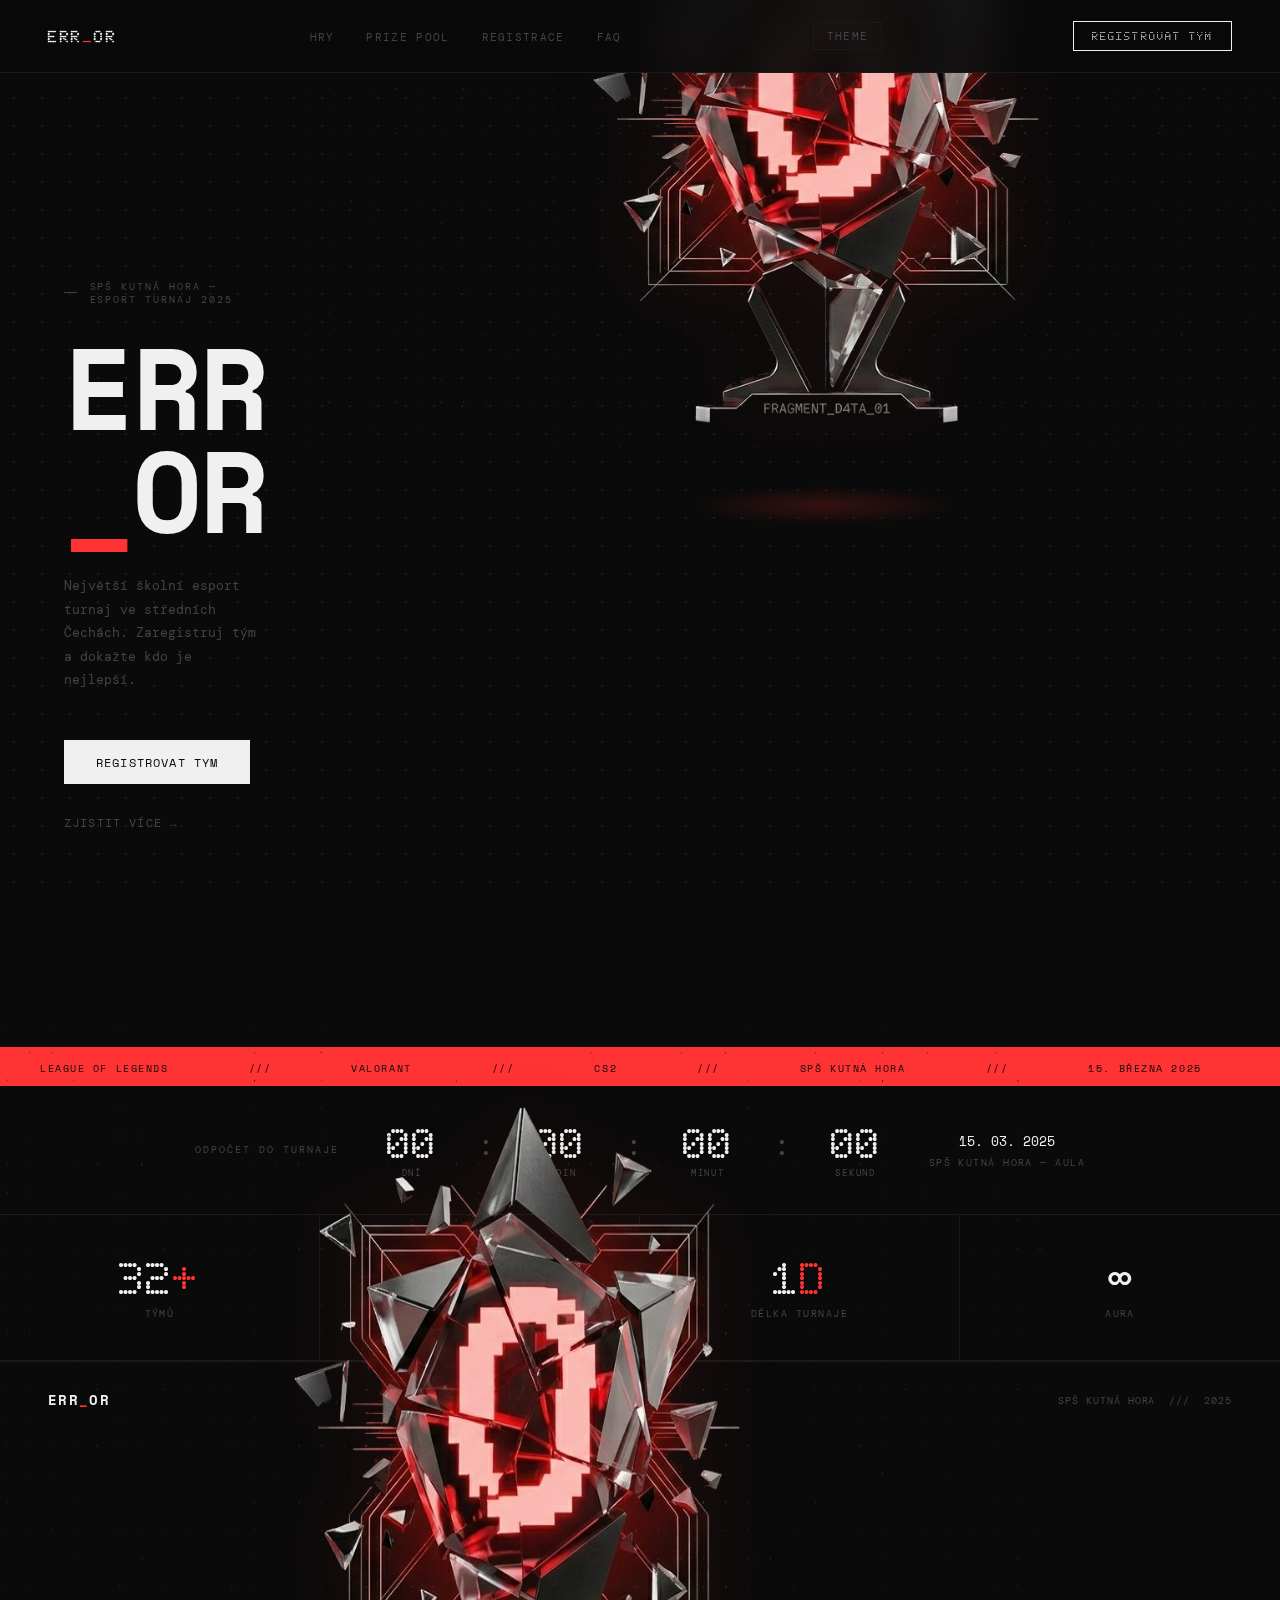
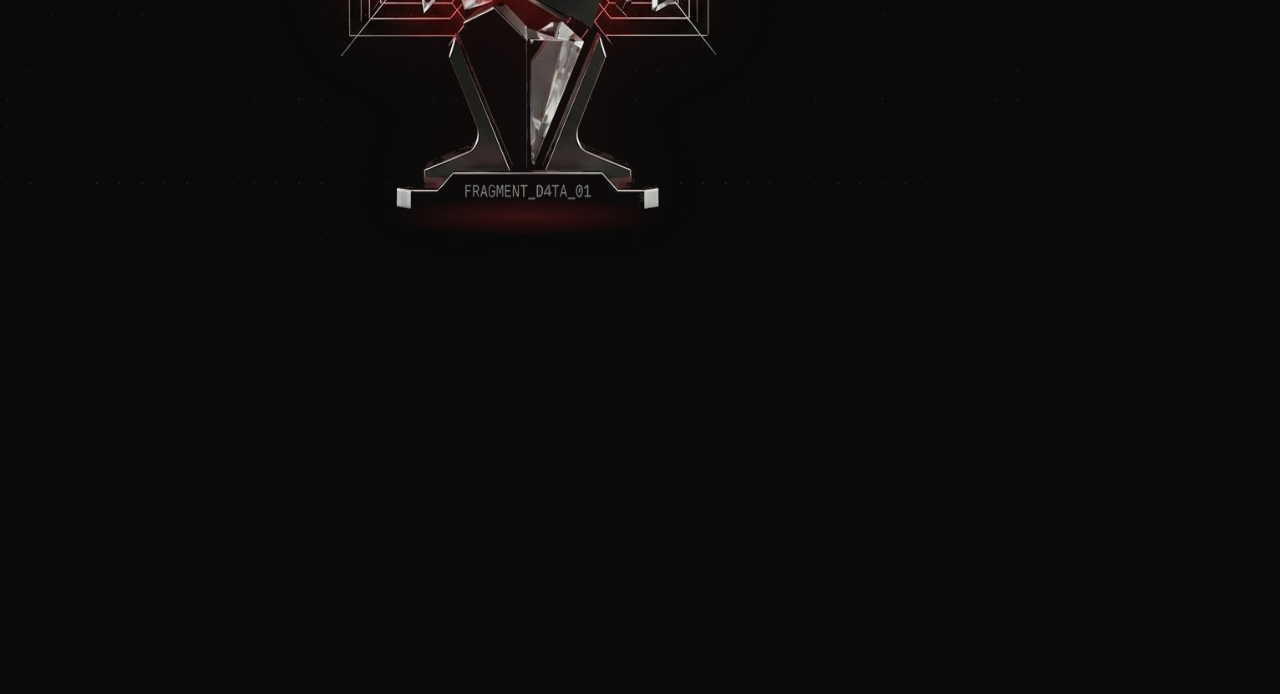
<file: index.html>
<!DOCTYPE html>
<html lang="cs">
<head>
  <meta charset="UTF-8"/>
  <meta name="viewport" content="width=device-width, initial-scale=1.0"/>
  <title>ERR_OR — Esport Turnaj SPŠ Kutná Hora</title>
  <link href="https://fonts.googleapis.com/css2?family=Space+Mono:wght@400;700&family=DM+Mono:wght@300;400;500&display=swap" rel="stylesheet"/>
  <link rel="stylesheet" href="style.css"/>
  <link rel="stylesheet" href="theme.css"/>
  <script src="theme.js"></script>
</head>
<body>
<div class="cursor" id="cursor"></div>
<div class="cursor-ring" id="cursorRing"></div>

<nav>
  <a href="index.html" class="nav-logo">ERR<span>_</span>OR</a>
  <ul class="nav-links">
    <li><a href="hry.html">Hry</a></li>
    <li><a href="prize.html">Prize Pool</a></li>
    <li><a href="registrace.html">Registrace</a></li>
    <li><a href="faq.html">FAQ</a></li>
  </ul>
  <button class="theme-trigger" id="themeTrigger" aria-label="Změnit téma">THEME</button>
  <a href="registrace.html" class="nav-cta">REGISTROVAT TYM</a>
</nav>

<section class="hero">
  <div class="hero-left">
    <div class="hero-tag">SPŠ Kutná Hora — Esport Turnaj 2025</div>
    <h1 class="hero-title glitch" data-text="ERR_OR">ERR<br><span class="dash">_</span>OR</h1>
    <p class="hero-sub">Největší školní esport turnaj ve středních Čechách. Zaregistruj tým a dokažte kdo je nejlepší.</p>
    <div class="hero-actions">
      <a href="registrace.html" class="btn-primary">REGISTROVAT TYM</a>
      <a href="hry.html" class="btn-ghost">Zjistit více</a>
    </div>
  </div>
  <div class="hero-right">
    <div class="trophy-wrap glitch" data-text="">
      <div class="trophy-glow"></div>
      <img src="trophy.png" class="trophy-svg-main" alt="Trophy" style="width:100%;height:100%;object-fit:contain;display:block;"/>
    </div>
  </div>
</section>

<div class="ticker">
  <div class="ticker-inner">
    <span>League of Legends</span><span>///</span><span>Valorant</span><span>///</span><span>CS2</span><span>///</span><span>SPŠ Kutná Hora</span><span>///</span><span>15. března 2025</span><span>///</span><span>Aula SPŠ</span><span>///</span>
    <span>League of Legends</span><span>///</span><span>Valorant</span><span>///</span><span>CS2</span><span>///</span><span>SPŠ Kutná Hora</span><span>///</span><span>15. března 2025</span><span>///</span><span>Aula SPŠ</span><span>///</span>
  </div>
</div>

<div class="countdown-bar">
  <div class="cd-label">Odpočet do turnaje</div>
  <div class="cd-units">
    <div class="cd-unit"><span class="cd-num" id="cd-d">00</span><span class="cd-unit-label">Dní</span></div>
    <div class="cd-sep">:</div>
    <div class="cd-unit"><span class="cd-num" id="cd-h">00</span><span class="cd-unit-label">Hodin</span></div>
    <div class="cd-sep">:</div>
    <div class="cd-unit"><span class="cd-num" id="cd-m">00</span><span class="cd-unit-label">Minut</span></div>
    <div class="cd-sep">:</div>
    <div class="cd-unit"><span class="cd-num" id="cd-s">00</span><span class="cd-unit-label">Sekund</span></div>
  </div>
  <div class="cd-event">
    <div class="cd-date">15. 03. 2025</div>
    <div class="cd-place">SPŠ Kutná Hora — Aula</div>
  </div>
</div>

<div class="stats-row">
  <div class="stat-item"><div class="stat-num">32<span>+</span></div><div class="stat-label">Týmů</div></div>
  <div class="stat-item"><div class="stat-num">3</div><div class="stat-label">Hry</div></div>
  <div class="stat-item"><div class="stat-num">1<span>D</span></div><div class="stat-label">Délka turnaje</div></div>
  <div class="stat-item"><div class="stat-num">∞</div><div class="stat-label">Aura</div></div>
</div>

<footer>
  <div class="footer-logo">ERR<span>_</span>OR</div>
  <div class="footer-info">SPŠ Kutná Hora &nbsp;///&nbsp; 2025</div>
</footer>
<script src="script.js"></script>

<!-- THEME PANEL OVERLAY -->
<div class="theme-panel-overlay" id="themeOverlay"></div>
<div class="theme-panel" id="themePanel">
  <div class="theme-panel-inner">
    <div class="theme-panel-label">Barevné schéma</div>
    <div class="theme-options">
      <button class="theme-option" data-theme="dark" onclick="setTheme('dark')">
        <div class="tp-preview tp-dark">
          <div class="tp-nav"><span class="tp-logo">ERR<em>_</em>OR</span></div>
          <div class="tp-hero"><div class="tp-title">ERR<em>_</em>OR</div><div class="tp-sub">SPŠ Kutná Hora — Esport Turnaj 2025</div><div class="tp-btn">REGISTROVAT TÝM</div></div>
        </div>
        <div class="tp-meta"><span class="tp-name">DARK</span><span class="tp-tag">Default</span></div>
      </button>
      <button class="theme-option" data-theme="light" onclick="setTheme('light')">
        <div class="tp-preview tp-light">
          <div class="tp-nav"><span class="tp-logo">ERR<em>_</em>OR</span></div>
          <div class="tp-hero"><div class="tp-title">ERR<em>_</em>OR</div><div class="tp-sub">SPŠ Kutná Hora — Esport Turnaj 2025</div><div class="tp-btn">REGISTROVAT TÝM</div></div>
        </div>
        <div class="tp-meta"><span class="tp-name">LIGHT</span><span class="tp-tag">Alternativa</span></div>
      </button>
      <button class="theme-option" data-theme="sps" onclick="setTheme('sps')">
        <div class="tp-preview tp-sps">
          <div class="tp-nav"><span class="tp-logo">ERR<em>_</em>OR</span></div>
          <div class="tp-hero"><div class="tp-title">ERR<em>_</em>OR</div><div class="tp-sub">SPŠ Kutná Hora — Esport Turnaj 2025</div><div class="tp-btn">REGISTROVAT TÝM</div></div>
        </div>
        <div class="tp-meta"><span class="tp-name">SPŠ KH</span><span class="tp-tag">Signature</span></div>
      </button>
    </div>
    <div class="tp-hint">ESC nebo klik mimo pro zavření</div>
  </div>
</div>
</body>
</html><div class="trophy-wrap glitch" data-text="">
      <div class="trophy-glow"></div>
      <img src="trophy.png" class="trophy-svg-main" alt="Trophy"/>
    </div>
</file>
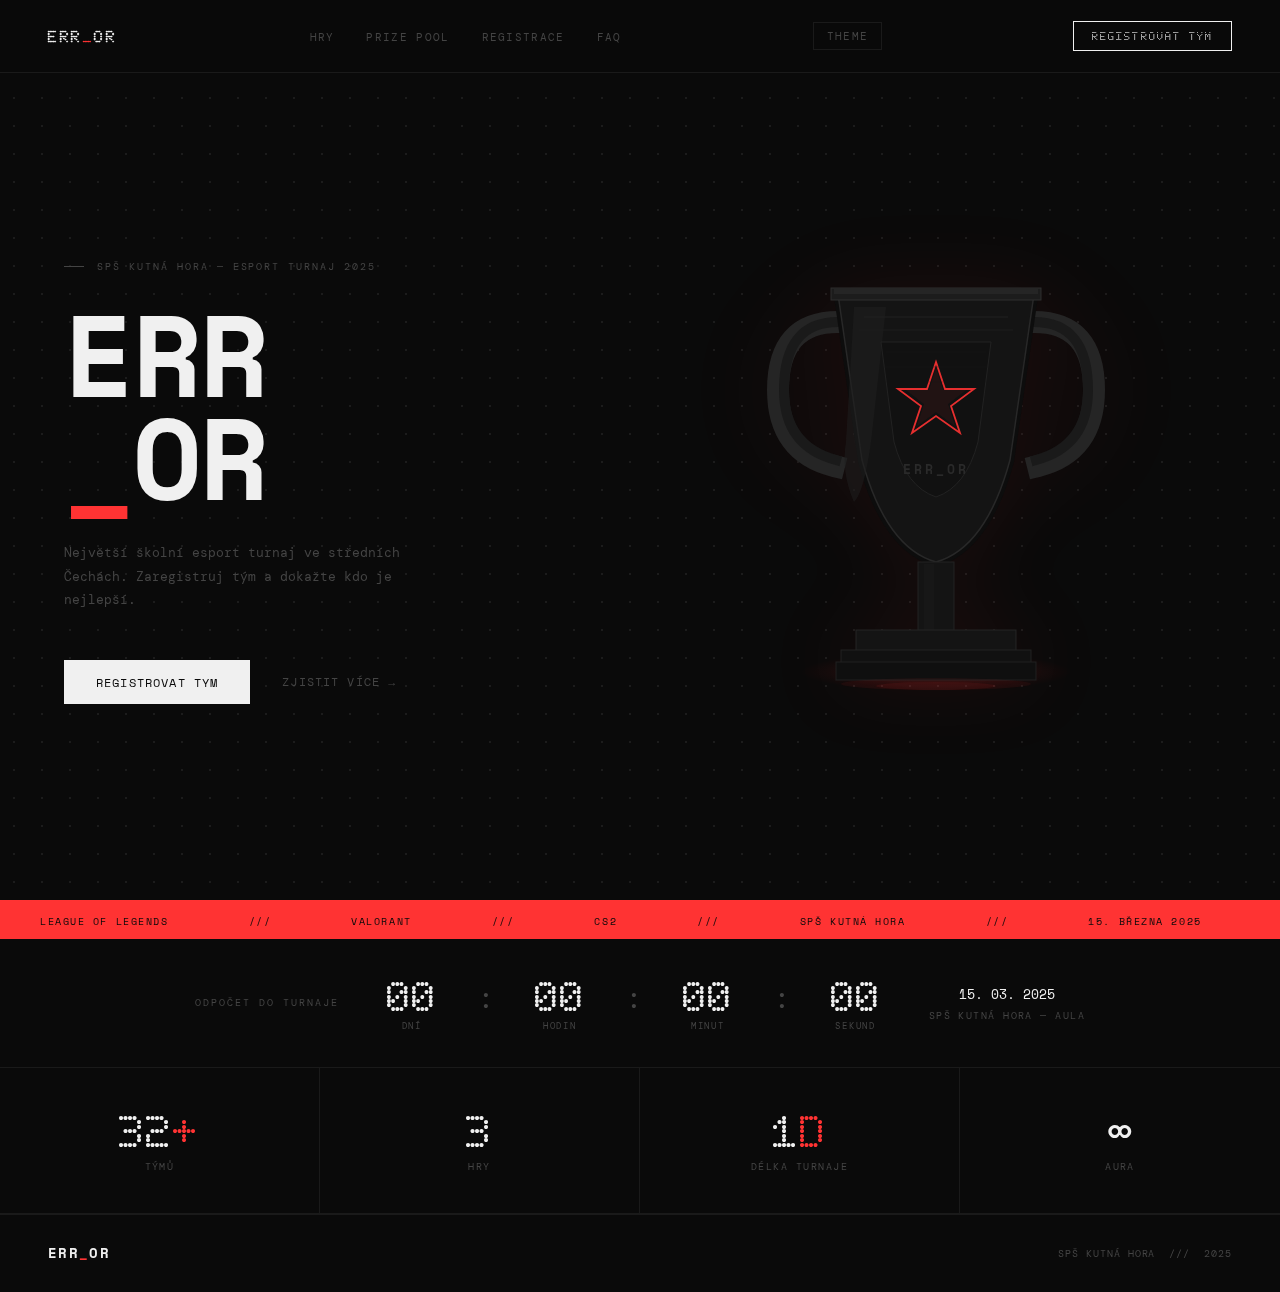
<file: ERR_OR/index.html>
<!DOCTYPE html>
<html lang="cs">
<head>
  <meta charset="UTF-8"/>
  <meta name="viewport" content="width=device-width, initial-scale=1.0"/>
  <title>ERR_OR — Esport Turnaj SPŠ Kutná Hora</title>
  <link href="https://fonts.googleapis.com/css2?family=Space+Mono:wght@400;700&family=DM+Mono:wght@300;400;500&display=swap" rel="stylesheet"/>
  <link rel="stylesheet" href="style.css"/>
  <link rel="stylesheet" href="theme.css"/>
  <script src="theme.js"></script>
</head>
<body>
<div class="cursor" id="cursor"></div>
<div class="cursor-ring" id="cursorRing"></div>

<nav>
  <a href="index.html" class="nav-logo">ERR<span>_</span>OR</a>
  <ul class="nav-links">
    <li><a href="hry.html">Hry</a></li>
    <li><a href="prize.html">Prize Pool</a></li>
    <li><a href="registrace.html">Registrace</a></li>
    <li><a href="faq.html">FAQ</a></li>
  </ul>
  <button class="theme-trigger" id="themeTrigger" aria-label="Změnit téma">THEME</button>
  <a href="registrace.html" class="nav-cta">REGISTROVAT TYM</a>
</nav>

<section class="hero">
  <div class="hero-left">
    <div class="hero-tag">SPŠ Kutná Hora — Esport Turnaj 2025</div>
    <h1 class="hero-title glitch" data-text="ERR_OR">ERR<br><span class="dash">_</span>OR</h1>
    <p class="hero-sub">Největší školní esport turnaj ve středních Čechách. Zaregistruj tým a dokažte kdo je nejlepší.</p>
    <div class="hero-actions">
      <a href="registrace.html" class="btn-primary">REGISTROVAT TYM</a>
      <a href="hry.html" class="btn-ghost">Zjistit více</a>
    </div>
  </div>
  <div class="hero-right">
    <div class="trophy-wrap glitch" data-text="">
      <div class="trophy-glow"></div>
      <svg class="trophy-svg-main" viewBox="0 0 420 480" fill="none" xmlns="http://www.w3.org/2000/svg">
        <path d="M112 80 Q52 80 52 148 Q52 210 108 224" stroke="#252525" stroke-width="22" stroke-linecap="square" fill="none"/>
        <path d="M308 80 Q368 80 368 148 Q368 210 312 224" stroke="#252525" stroke-width="22" stroke-linecap="square" fill="none"/>
        <path d="M112 80 Q58 80 58 148 Q58 204 110 218" stroke="#1a1a1a" stroke-width="10" stroke-linecap="square" fill="none"/>
        <path d="M308 80 Q362 80 362 148 Q362 204 310 218" stroke="#1a1a1a" stroke-width="10" stroke-linecap="square" fill="none"/>
        <path d="M108 55 L312 55 L288 220 Q264 310 210 325 Q156 310 132 220 Z" fill="#0d0d0d"/>
        <path d="M112 52 L308 52 L284 218 Q260 306 210 320 Q160 306 136 218 Z" fill="#141414" stroke="#282828" stroke-width="1.5"/>
        <path d="M128 65 L160 65 L145 200 Q138 250 128 260 Q115 230 120 200 Z" fill="#1e1e1e" opacity="0.6"/>
        <path d="M155 100 L265 100 L252 200 Q240 245 210 255 Q180 245 168 200 Z" fill="#111" stroke="#222" stroke-width="1"/>
        <polygon points="210,120 219,147 248,147 225,164 234,191 210,174 186,191 195,164 172,147 201,147" fill="none" stroke="#ff3333" stroke-width="1.8" opacity="0.9"/>
        <polygon points="210,126 217,148 240,148 222,162 229,184 210,170 191,184 198,162 180,148 203,148" fill="#ff3333" opacity="0.07"/>
        <text x="210" y="232" font-family="Space Mono, monospace" font-size="13" font-weight="700" fill="#2a2a2a" text-anchor="middle" letter-spacing="3">ERR_OR</text>
        <line x1="138" y1="75" x2="282" y2="75" stroke="#202020" stroke-width="1"/>
        <line x1="133" y1="88" x2="287" y2="88" stroke="#1c1c1c" stroke-width="1"/>
        <rect x="105" y="46" width="210" height="12" fill="#1c1c1c" stroke="#2e2e2e" stroke-width="1"/>
        <rect x="108" y="47" width="204" height="5" fill="#252525"/>
        <rect x="192" y="320" width="36" height="72" fill="#141414" stroke="#222" stroke-width="1"/>
        <rect x="198" y="322" width="10" height="68" fill="#1a1a1a" opacity="0.5"/>
        <rect x="130" y="388" width="160" height="22" fill="#141414" stroke="#252525" stroke-width="1"/>
        <rect x="115" y="408" width="190" height="14" fill="#111" stroke="#222" stroke-width="1"/>
        <rect x="110" y="420" width="200" height="18" fill="#0f0f0f" stroke="#202020" stroke-width="1"/>
        <ellipse cx="210" cy="442" rx="95" ry="6" fill="#ff3333" opacity="0.06"/>
        <ellipse cx="210" cy="444" rx="60" ry="4" fill="#ff3333" opacity="0.08"/>
        <line x1="160" y1="110" x2="260" y2="110" stroke="#1a1a1a" stroke-width="0.5" opacity="0.8"/>
        <line x1="158" y1="125" x2="262" y2="125" stroke="#1a1a1a" stroke-width="0.5" opacity="0.6"/>
        <line x1="156" y1="140" x2="264" y2="140" stroke="#1a1a1a" stroke-width="0.5" opacity="0.4"/>
      </svg>
    </div>
  </div>
</section>

<div class="ticker">
  <div class="ticker-inner">
    <span>League of Legends</span><span>///</span><span>Valorant</span><span>///</span><span>CS2</span><span>///</span><span>SPŠ Kutná Hora</span><span>///</span><span>15. března 2025</span><span>///</span><span>Aula SPŠ</span><span>///</span>
    <span>League of Legends</span><span>///</span><span>Valorant</span><span>///</span><span>CS2</span><span>///</span><span>SPŠ Kutná Hora</span><span>///</span><span>15. března 2025</span><span>///</span><span>Aula SPŠ</span><span>///</span>
  </div>
</div>

<div class="countdown-bar">
  <div class="cd-label">Odpočet do turnaje</div>
  <div class="cd-units">
    <div class="cd-unit"><span class="cd-num" id="cd-d">00</span><span class="cd-unit-label">Dní</span></div>
    <div class="cd-sep">:</div>
    <div class="cd-unit"><span class="cd-num" id="cd-h">00</span><span class="cd-unit-label">Hodin</span></div>
    <div class="cd-sep">:</div>
    <div class="cd-unit"><span class="cd-num" id="cd-m">00</span><span class="cd-unit-label">Minut</span></div>
    <div class="cd-sep">:</div>
    <div class="cd-unit"><span class="cd-num" id="cd-s">00</span><span class="cd-unit-label">Sekund</span></div>
  </div>
  <div class="cd-event">
    <div class="cd-date">15. 03. 2025</div>
    <div class="cd-place">SPŠ Kutná Hora — Aula</div>
  </div>
</div>

<div class="stats-row">
  <div class="stat-item"><div class="stat-num">32<span>+</span></div><div class="stat-label">Týmů</div></div>
  <div class="stat-item"><div class="stat-num">3</div><div class="stat-label">Hry</div></div>
  <div class="stat-item"><div class="stat-num">1<span>D</span></div><div class="stat-label">Délka turnaje</div></div>
  <div class="stat-item"><div class="stat-num">∞</div><div class="stat-label">Aura</div></div>
</div>

<footer>
  <div class="footer-logo">ERR<span>_</span>OR</div>
  <div class="footer-info">SPŠ Kutná Hora &nbsp;///&nbsp; 2025</div>
</footer>
<script src="script.js"></script>

<!-- THEME PANEL OVERLAY -->
<div class="theme-panel-overlay" id="themeOverlay"></div>
<div class="theme-panel" id="themePanel">
  <div class="theme-panel-inner">
    <div class="theme-panel-label">Barevné schéma</div>
    <div class="theme-options">
      <button class="theme-option" data-theme="dark" onclick="setTheme('dark')">
        <div class="tp-preview tp-dark">
          <div class="tp-nav"><span class="tp-logo">ERR<em>_</em>OR</span></div>
          <div class="tp-hero"><div class="tp-title">ERR<em>_</em>OR</div><div class="tp-sub">SPŠ Kutná Hora — Esport Turnaj 2025</div><div class="tp-btn">REGISTROVAT TÝM</div></div>
        </div>
        <div class="tp-meta"><span class="tp-name">DARK</span><span class="tp-tag">Default</span></div>
      </button>
      <button class="theme-option" data-theme="light" onclick="setTheme('light')">
        <div class="tp-preview tp-light">
          <div class="tp-nav"><span class="tp-logo">ERR<em>_</em>OR</span></div>
          <div class="tp-hero"><div class="tp-title">ERR<em>_</em>OR</div><div class="tp-sub">SPŠ Kutná Hora — Esport Turnaj 2025</div><div class="tp-btn">REGISTROVAT TÝM</div></div>
        </div>
        <div class="tp-meta"><span class="tp-name">LIGHT</span><span class="tp-tag">Alternativa</span></div>
      </button>
      <button class="theme-option" data-theme="sps" onclick="setTheme('sps')">
        <div class="tp-preview tp-sps">
          <div class="tp-nav"><span class="tp-logo">ERR<em>_</em>OR</span></div>
          <div class="tp-hero"><div class="tp-title">ERR<em>_</em>OR</div><div class="tp-sub">SPŠ Kutná Hora — Esport Turnaj 2025</div><div class="tp-btn">REGISTROVAT TÝM</div></div>
        </div>
        <div class="tp-meta"><span class="tp-name">SPŠ KH</span><span class="tp-tag">Signature</span></div>
      </button>
    </div>
    <div class="tp-hint">ESC nebo klik mimo pro zavření</div>
  </div>
</div>
</body>
</html>
</file>
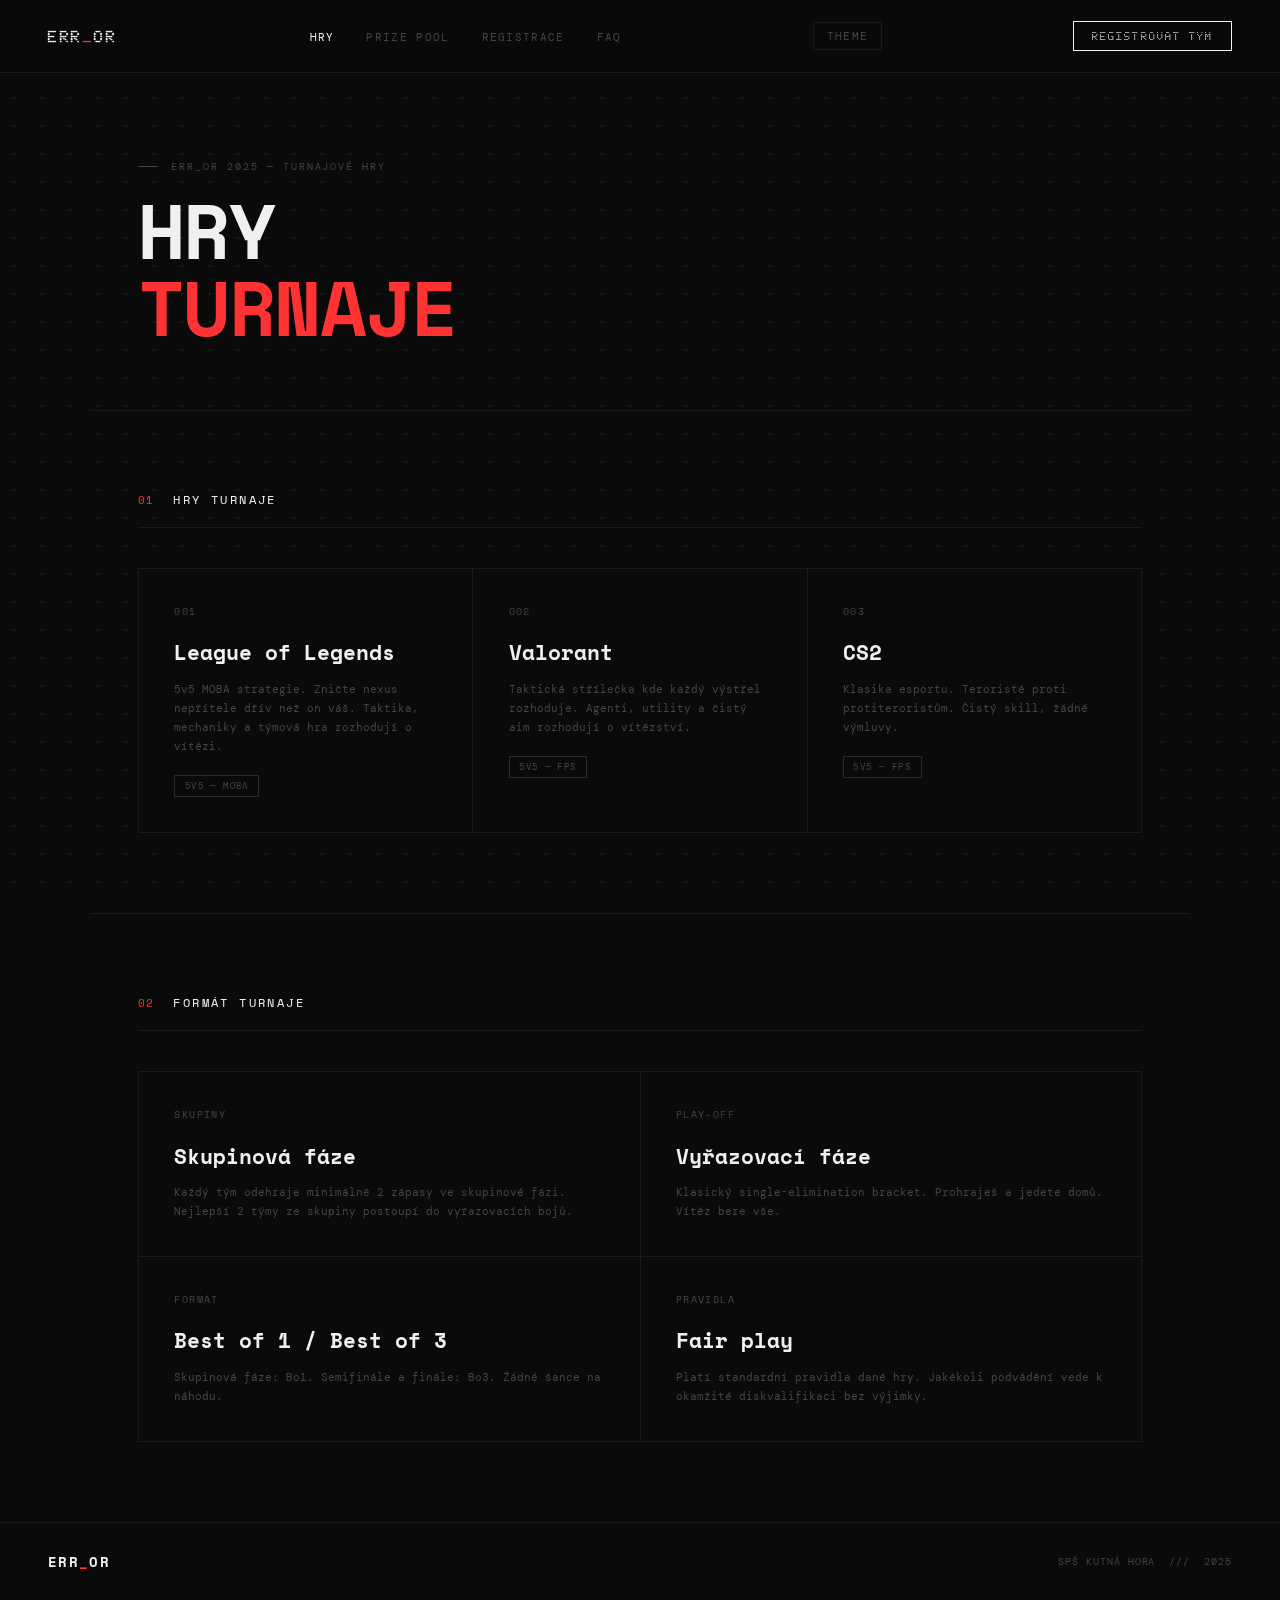
<file: hry.html>
<!DOCTYPE html>
<html lang="cs">
<head>
  <meta charset="UTF-8"/>
  <meta name="viewport" content="width=device-width, initial-scale=1.0"/>
  <title>ERR_OR — Hry</title>
  <link href="https://fonts.googleapis.com/css2?family=Space+Mono:wght@400;700&family=DM+Mono:wght@300;400;500&display=swap" rel="stylesheet"/>
  <link rel="stylesheet" href="style.css"/>
  <link rel="stylesheet" href="theme.css"/>
  <script src="theme.js"></script>
</head>
<body>
<div class="cursor" id="cursor"></div>
<div class="cursor-ring" id="cursorRing"></div>

<nav>
  <a href="index.html" class="nav-logo">ERR<span>_</span>OR</a>
  <ul class="nav-links">
    <li><a href="hry.html">Hry</a></li>
    <li><a href="prize.html">Prize Pool</a></li>
    <li><a href="registrace.html">Registrace</a></li>
    <li><a href="faq.html">FAQ</a></li>
  </ul>
  <button class="theme-trigger" id="themeTrigger" aria-label="Změnit téma">THEME</button>
  <a href="registrace.html" class="nav-cta">REGISTROVAT TYM</a>
</nav>

<div class="page-header">
  <div class="page-tag">ERR_OR 2025 — Turnajové hry</div>
  <h1 class="page-title glitch" data-text="HRY TURNAJE">HRY<br><span>TURNAJE</span></h1>
</div>

<section class="section">
  <div class="section-header">
    <span class="section-num">01</span>
    <span class="section-title">Hry turnaje</span>
  </div>
  <div class="games-grid">
    <div class="game-card">
      <div class="game-num">001</div>
      <div class="game-name">League of Legends</div>
      <div class="game-desc">5v5 MOBA strategie. Zničte nexus nepřítele dřív než on váš. Taktika, mechaniky a týmová hra rozhodují o vítězi.</div>
      <div class="game-tag">5v5 — MOBA</div>
    </div>
    <div class="game-card">
      <div class="game-num">002</div>
      <div class="game-name">Valorant</div>
      <div class="game-desc">Taktická střílečka kde každý výstřel rozhoduje. Agenti, utility a čistý aim rozhodují o vítězství.</div>
      <div class="game-tag">5v5 — FPS</div>
    </div>
    <div class="game-card">
      <div class="game-num">003</div>
      <div class="game-name">CS2</div>
      <div class="game-desc">Klasika esportu. Teroristé proti protiteroristům. Čistý skill, žádné výmluvy.</div>
      <div class="game-tag">5v5 — FPS</div>
    </div>
  </div>
</section>

<section class="section" style="border-top: 1px solid var(--border);">
  <div class="section-header">
    <span class="section-num">02</span>
    <span class="section-title">Formát turnaje</span>
  </div>
  <div class="games-grid" style="grid-template-columns: repeat(2,1fr);">
    <div class="game-card">
      <div class="game-num">SKUPINY</div>
      <div class="game-name">Skupinová fáze</div>
      <div class="game-desc">Každý tým odehraje minimálně 2 zápasy ve skupinové fázi. Nejlepší 2 týmy ze skupiny postoupí do vyřazovacích bojů.</div>
    </div>
    <div class="game-card">
      <div class="game-num">PLAY-OFF</div>
      <div class="game-name">Vyřazovací fáze</div>
      <div class="game-desc">Klasický single-elimination bracket. Prohraješ a jedete domů. Vítěz bere vše.</div>
    </div>
    <div class="game-card">
      <div class="game-num">FORMÁT</div>
      <div class="game-name">Best of 1 / Best of 3</div>
      <div class="game-desc">Skupinová fáze: Bo1. Semifinále a finále: Bo3. Žádné šance na náhodu.</div>
    </div>
    <div class="game-card">
      <div class="game-num">PRAVIDLA</div>
      <div class="game-name">Fair play</div>
      <div class="game-desc">Platí standardní pravidla dané hry. Jakékoli podvádění vede k okamžité diskvalifikaci bez výjimky.</div>
    </div>
  </div>
</section>

<footer>
  <div class="footer-logo">ERR<span>_</span>OR</div>
  <div class="footer-info">SPŠ Kutná Hora &nbsp;///&nbsp; 2025</div>
</footer>
<script src="script.js"></script>

<!-- THEME PANEL OVERLAY -->
<div class="theme-panel-overlay" id="themeOverlay"></div>
<div class="theme-panel" id="themePanel">
  <div class="theme-panel-inner">
    <div class="theme-panel-label">Barevné schéma</div>
    <div class="theme-options">
      <button class="theme-option" data-theme="dark" onclick="setTheme('dark')">
        <div class="tp-preview tp-dark">
          <div class="tp-nav"><span class="tp-logo">ERR<em>_</em>OR</span></div>
          <div class="tp-hero"><div class="tp-title">ERR<em>_</em>OR</div><div class="tp-sub">SPŠ Kutná Hora — Esport Turnaj 2025</div><div class="tp-btn">REGISTROVAT TÝM</div></div>
        </div>
        <div class="tp-meta"><span class="tp-name">DARK</span><span class="tp-tag">Default</span></div>
      </button>
      <button class="theme-option" data-theme="light" onclick="setTheme('light')">
        <div class="tp-preview tp-light">
          <div class="tp-nav"><span class="tp-logo">ERR<em>_</em>OR</span></div>
          <div class="tp-hero"><div class="tp-title">ERR<em>_</em>OR</div><div class="tp-sub">SPŠ Kutná Hora — Esport Turnaj 2025</div><div class="tp-btn">REGISTROVAT TÝM</div></div>
        </div>
        <div class="tp-meta"><span class="tp-name">LIGHT</span><span class="tp-tag">Alternativa</span></div>
      </button>
      <button class="theme-option" data-theme="sps" onclick="setTheme('sps')">
        <div class="tp-preview tp-sps">
          <div class="tp-nav"><span class="tp-logo">ERR<em>_</em>OR</span></div>
          <div class="tp-hero"><div class="tp-title">ERR<em>_</em>OR</div><div class="tp-sub">SPŠ Kutná Hora — Esport Turnaj 2025</div><div class="tp-btn">REGISTROVAT TÝM</div></div>
        </div>
        <div class="tp-meta"><span class="tp-name">SPŠ KH</span><span class="tp-tag">Signature</span></div>
      </button>
    </div>
    <div class="tp-hint">ESC nebo klik mimo pro zavření</div>
  </div>
</div>
</body>
</html>
</file>
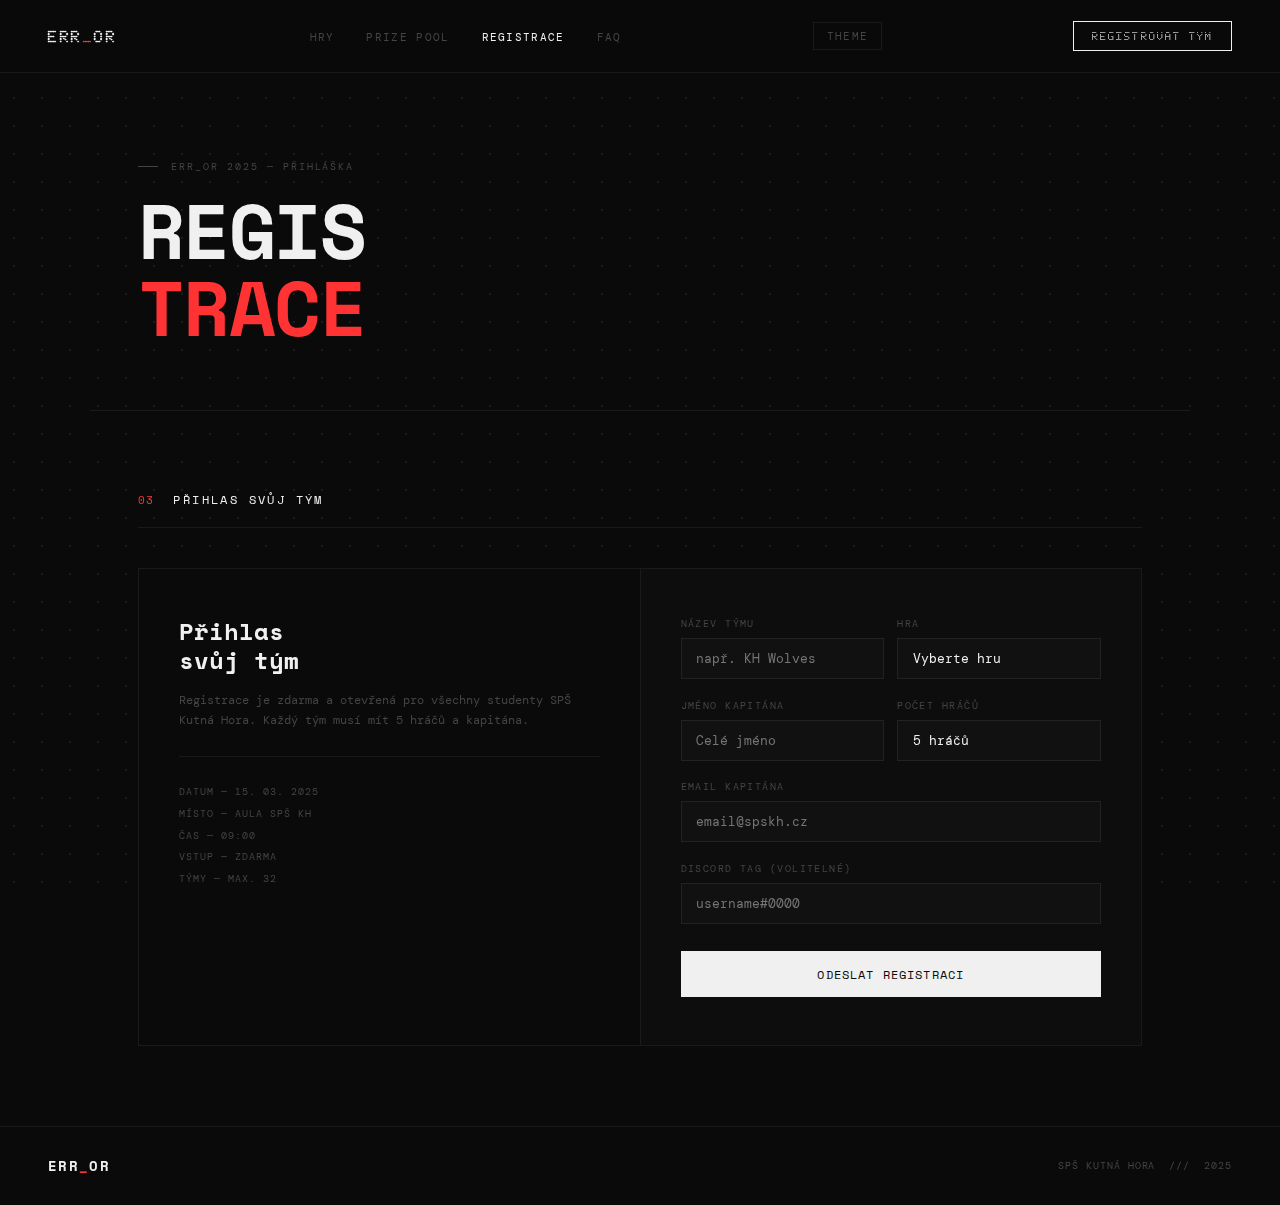
<file: registrace.html>
<!DOCTYPE html>
<html lang="cs">
<head>
  <meta charset="UTF-8"/>
  <meta name="viewport" content="width=device-width, initial-scale=1.0"/>
  <title>ERR_OR — Registrace</title>
  <link href="https://fonts.googleapis.com/css2?family=Space+Mono:wght@400;700&family=DM+Mono:wght@300;400;500&display=swap" rel="stylesheet"/>
  <link rel="stylesheet" href="style.css"/>
  <link rel="stylesheet" href="theme.css"/>
  <script src="theme.js"></script>
</head>
<body>
<div class="cursor" id="cursor"></div>
<div class="cursor-ring" id="cursorRing"></div>

<nav>
  <a href="index.html" class="nav-logo">ERR<span>_</span>OR</a>
  <ul class="nav-links">
    <li><a href="hry.html">Hry</a></li>
    <li><a href="prize.html">Prize Pool</a></li>
    <li><a href="registrace.html">Registrace</a></li>
    <li><a href="faq.html">FAQ</a></li>
  </ul>
  <button class="theme-trigger" id="themeTrigger" aria-label="Změnit téma">THEME</button>
  <a href="registrace.html" class="nav-cta">REGISTROVAT TYM</a>
</nav>

<div class="page-header">
  <div class="page-tag">ERR_OR 2025 — Přihláška</div>
  <h1 class="page-title glitch" data-text="REGISTRACE">REGIS<br><span>TRACE</span></h1>
</div>

<section class="section">
  <div class="section-header">
    <span class="section-num">03</span>
    <span class="section-title">Přihlas svůj tým</span>
  </div>
  <div class="reg-grid">
    <div class="reg-info">
      <h3>Přihlas<br>svůj tým</h3>
      <p>Registrace je zdarma a otevřená pro všechny studenty SPŠ Kutná Hora. Každý tým musí mít 5 hráčů a kapitána.</p>
      <div class="reg-detail">
        Datum — 15. 03. 2025<br>
        Místo — Aula SPŠ KH<br>
        Čas — 09:00<br>
        Vstup — Zdarma<br>
        Týmy — Max. 32
      </div>
    </div>
    <div class="reg-form" id="regForm">
      <div class="form-row">
        <div class="form-group">
          <label>Název týmu</label>
          <input type="text" id="f-team" placeholder="např. KH Wolves"/>
        </div>
        <div class="form-group">
          <label>Hra</label>
          <select id="f-game">
            <option value="">Vyberte hru</option>
            <option>League of Legends</option>
            <option>Valorant</option>
            <option>CS2</option>
          </select>
        </div>
      </div>
      <div class="form-row">
        <div class="form-group">
          <label>Jméno kapitána</label>
          <input type="text" id="f-name" placeholder="Celé jméno"/>
        </div>
        <div class="form-group">
          <label>Počet hráčů</label>
          <select id="f-count">
            <option>5 hráčů</option>
            <option>5 + 1 náhradník</option>
          </select>
        </div>
      </div>
      <div class="form-group">
        <label>Email kapitána</label>
        <input type="email" id="f-email" placeholder="email@spskh.cz"/>
      </div>
      <div class="form-group">
        <label>Discord tag (volitelné)</label>
        <input type="text" id="f-discord" placeholder="username#0000"/>
      </div>
      <button class="btn-submit" onclick="submitForm()">Odeslat registraci</button>
      <div class="form-success" id="formSuccess">
        <span class="check">✓</span>
        <p>Registrace odeslána!</p>
        <p style="font-size:0.65rem;color:#444;margin-top:0.5rem">Brzy dostanete potvrzení na email.</p>
      </div>
    </div>
  </div>
</section>

<footer>
  <div class="footer-logo">ERR<span>_</span>OR</div>
  <div class="footer-info">SPŠ Kutná Hora &nbsp;///&nbsp; 2025</div>
</footer>
<script src="script.js"></script>

<!-- THEME PANEL OVERLAY -->
<div class="theme-panel-overlay" id="themeOverlay"></div>
<div class="theme-panel" id="themePanel">
  <div class="theme-panel-inner">
    <div class="theme-panel-label">Barevné schéma</div>
    <div class="theme-options">
      <button class="theme-option" data-theme="dark" onclick="setTheme('dark')">
        <div class="tp-preview tp-dark">
          <div class="tp-nav"><span class="tp-logo">ERR<em>_</em>OR</span></div>
          <div class="tp-hero"><div class="tp-title">ERR<em>_</em>OR</div><div class="tp-sub">SPŠ Kutná Hora — Esport Turnaj 2025</div><div class="tp-btn">REGISTROVAT TÝM</div></div>
        </div>
        <div class="tp-meta"><span class="tp-name">DARK</span><span class="tp-tag">Default</span></div>
      </button>
      <button class="theme-option" data-theme="light" onclick="setTheme('light')">
        <div class="tp-preview tp-light">
          <div class="tp-nav"><span class="tp-logo">ERR<em>_</em>OR</span></div>
          <div class="tp-hero"><div class="tp-title">ERR<em>_</em>OR</div><div class="tp-sub">SPŠ Kutná Hora — Esport Turnaj 2025</div><div class="tp-btn">REGISTROVAT TÝM</div></div>
        </div>
        <div class="tp-meta"><span class="tp-name">LIGHT</span><span class="tp-tag">Alternativa</span></div>
      </button>
      <button class="theme-option" data-theme="sps" onclick="setTheme('sps')">
        <div class="tp-preview tp-sps">
          <div class="tp-nav"><span class="tp-logo">ERR<em>_</em>OR</span></div>
          <div class="tp-hero"><div class="tp-title">ERR<em>_</em>OR</div><div class="tp-sub">SPŠ Kutná Hora — Esport Turnaj 2025</div><div class="tp-btn">REGISTROVAT TÝM</div></div>
        </div>
        <div class="tp-meta"><span class="tp-name">SPŠ KH</span><span class="tp-tag">Signature</span></div>
      </button>
    </div>
    <div class="tp-hint">ESC nebo klik mimo pro zavření</div>
  </div>
</div>
</body>
</html>
</file>
<file: style.css>
*, *::before, *::after { box-sizing: border-box; margin: 0; padding: 0; }
:root { --bg: #0a0a0a; --fg: #f0f0f0; --muted: #444; --red: #ff3333; --border: #1a1a1a; }
html { scroll-behavior: smooth; }
body { background: var(--bg); color: var(--fg); font-family: 'DM Mono', monospace; overflow-x: clip; cursor: none; }
body::before { content: ''; position: fixed; inset: 0; background-image: radial-gradient(circle, #1c1c1c 1px, transparent 1px); background-size: 28px 28px; pointer-events: none; z-index: 0; }

/* CURSOR */
.cursor { position: fixed; width: 8px; height: 8px; background: var(--fg); border-radius: 50%; pointer-events: none; z-index: 9999; transform: translate(-50%,-50%); }
.cursor-ring { position: fixed; width: 30px; height: 30px; border: 1px solid rgba(240,240,240,0.3); border-radius: 50%; pointer-events: none; z-index: 9998; transform: translate(-50%,-50%); transition: all 0.1s ease; }

/* NAV */
nav { position: fixed; top: 0; left: 0; right: 0; z-index: 200; display: flex; justify-content: space-between; align-items: center; padding: 1.3rem 3rem; border-bottom: 1px solid var(--border); background: rgba(10,10,10,0.92); backdrop-filter: blur(20px); }
.nav-logo { font-family: 'Space Mono', monospace; font-size: 1rem; font-weight: 700; letter-spacing: 0.1em; color: var(--fg); text-decoration: none; }
.nav-logo span { color: var(--red); }
.nav-links { display: flex; gap: 2rem; list-style: none; }
.nav-links a { color: var(--muted); text-decoration: none; font-size: 0.68rem; letter-spacing: 0.12em; text-transform: uppercase; transition: color 0.2s; }
.nav-links a:hover, .nav-links a.active { color: var(--fg); }
.nav-cta { font-family: 'Space Mono', monospace; font-size: 0.68rem; letter-spacing: 0.1em; text-transform: uppercase; border: 1px solid var(--fg); padding: 0.45rem 1.1rem; color: var(--fg); background: transparent; text-decoration: none; transition: background 0.2s, color 0.2s; }
.nav-cta:hover { background: var(--fg); color: var(--bg); }

/* PAGE HEADER (for inner pages) */
.page-header { position: relative; z-index: 1; padding: 10rem 3rem 4rem; max-width: 1100px; margin: 0 auto; border-bottom: 1px solid var(--border); }
.page-tag { font-size: 0.62rem; letter-spacing: 0.2em; text-transform: uppercase; color: var(--muted); margin-bottom: 1.2rem; display: flex; align-items: center; gap: 0.8rem; }
.page-tag::before { content: ''; display: inline-block; width: 20px; height: 1px; background: var(--muted); }
.page-title { font-family: 'Space Mono', monospace; font-size: clamp(2.5rem, 6vw, 5rem); font-weight: 700; line-height: 1; letter-spacing: -0.02em; }
.page-title span { color: var(--red); }

/* HERO */
.hero { position: relative; z-index: 1; min-height: 100vh; display: grid; grid-template-columns: 1fr 1fr; align-items: center; padding: 8rem 4rem 4rem; max-width: 1300px; margin: 0 auto; gap: 2rem; overflow: visible; }
.hero-tag { font-size: 0.62rem; letter-spacing: 0.2em; text-transform: uppercase; color: var(--muted); margin-bottom: 1.8rem; display: flex; align-items: center; gap: 0.8rem; }
.hero-tag::before { content: ''; display: inline-block; width: 20px; height: 1px; background: var(--muted); }
.hero-title { font-family: 'Space Mono', monospace; font-size: clamp(4.5rem, 9vw, 8rem); font-weight: 700; line-height: 0.9; letter-spacing: -0.02em; margin-bottom: 2rem; }
.hero-title .dash { color: var(--red); }
.hero-sub { font-size: 0.82rem; color: var(--muted); line-height: 1.8; max-width: 380px; margin-bottom: 3rem; }
.hero-actions { display: flex; align-items: center; gap: 2rem; flex-wrap: wrap; }
.btn-primary { font-family: 'Space Mono', monospace; font-size: 0.72rem; letter-spacing: 0.1em; text-transform: uppercase; background: var(--fg); color: var(--bg); padding: 0.85rem 2rem; text-decoration: none; transition: opacity 0.2s; display: inline-block; }
.btn-primary:hover { opacity: 0.82; }
.btn-ghost { font-size: 0.72rem; letter-spacing: 0.1em; text-transform: uppercase; color: var(--muted); text-decoration: none; transition: color 0.2s; }
.btn-ghost:hover { color: var(--fg); }
.btn-ghost::after { content: ' →'; }

/* TROPHY */
.hero-right { display: flex; align-items: center; justify-content: center; position: relative; overflow: visible; }
.trophy-wrap { position: absolute; width: 1050px; height: min(1200px, 95vh); top: 50%; transform: translateY(-50%); pointer-events: none; z-index: 2; }
.trophy-glow { position: absolute; bottom: 30px; left: 50%; transform: translateX(-50%); width: 280px; height: 40px; background: radial-gradient(ellipse, rgba(255,51,51,0.18) 0%, transparent 70%); border-radius: 50%; animation: glowPulse 3s ease-in-out infinite; }
@keyframes glowPulse { 0%,100%{opacity:0.6;transform:translateX(-50%) scaleX(1)} 50%{opacity:1;transform:translateX(-50%) scaleX(1.15)} }
.trophy-svg-main { width: 100%; height: 100%; filter: drop-shadow(0 0 40px rgba(255,51,51,0.08)); animation: float 4s ease-in-out infinite; }
@keyframes float { 0%,100%{transform:translateY(0)} 50%{transform:translateY(-12px)} }

/* TICKER */
.ticker { position: relative; z-index: 1; background: var(--red); overflow: hidden; padding: 0.55rem 0; white-space: nowrap; }
.ticker-inner { display: inline-block; animation: ticker 22s linear infinite; }
.ticker-inner span { font-family: 'Space Mono', monospace; font-size: 0.65rem; letter-spacing: 0.15em; text-transform: uppercase; color: var(--bg); padding: 0 2.5rem; }
@keyframes ticker { from{transform:translateX(0)} to{transform:translateX(-50%)} }

/* COUNTDOWN */
.countdown-bar { position: relative; z-index: 1; border-bottom: 1px solid var(--border); padding: 2.2rem 3rem; display: flex; align-items: center; justify-content: center; gap: 3rem; flex-wrap: wrap; }
.cd-label { font-size: 0.62rem; letter-spacing: 0.2em; text-transform: uppercase; color: var(--muted); white-space: nowrap; }
.cd-units { display: flex; gap: 2.5rem; align-items: center; }
.cd-unit { text-align: center; }
.cd-num { font-family: 'LedCounter', 'Space Mono', monospace; font-size: 2.6rem; font-weight: 400; line-height: 1; display: block; }
.cd-unit-label { font-size: 0.55rem; letter-spacing: 0.2em; text-transform: uppercase; color: var(--muted); margin-top: 0.3rem; display: block; }
.cd-sep { font-family: 'Space Mono', monospace; font-size: 1.8rem; color: var(--muted); padding-bottom: 0.8rem; }
.cd-event { text-align: center; }
.cd-date { font-family: 'Space Mono', monospace; font-size: 0.82rem; }
.cd-place { font-size: 0.6rem; letter-spacing: 0.15em; text-transform: uppercase; color: var(--muted); margin-top: 0.3rem; }

/* STATS */
.stats-row { position: relative; z-index: 1; display: grid; grid-template-columns: repeat(4,1fr); border-bottom: 1px solid var(--border); }
.stat-item { padding: 2.5rem 3rem; border-right: 1px solid var(--border); text-align: center; }
.stat-item:last-child { border-right: none; }
.stat-num { font-family: 'LedCounter', 'Space Mono', monospace; font-size: 2.8rem; font-weight: 400; line-height: 1; margin-bottom: 0.4rem; }
.stat-num span { color: var(--red); }
.stat-label { font-size: 0.62rem; letter-spacing: 0.15em; text-transform: uppercase; color: var(--muted); }

/* SECTION */
.section { position: relative; z-index: 1; max-width: 1100px; margin: 0 auto; padding: 5rem 3rem; }
.section-header { display: flex; align-items: baseline; gap: 1.2rem; margin-bottom: 2.5rem; border-bottom: 1px solid var(--border); padding-bottom: 1.2rem; }
.section-num { font-family: 'Space Mono', monospace; font-size: 0.68rem; color: var(--red); letter-spacing: 0.1em; }
.section-title { font-family: 'Space Mono', monospace; font-size: 0.75rem; letter-spacing: 0.2em; text-transform: uppercase; }

/* GAMES */
.games-grid { display: grid; grid-template-columns: repeat(3,1fr); gap: 1px; background: var(--border); border: 1px solid var(--border); }
.game-card { background: var(--bg); padding: 2.2rem; position: relative; overflow: hidden; transition: background 0.2s; }
.game-card:hover { background: #111; }
.game-card::before { content: ''; position: absolute; top: 0; left: 0; width: 2px; height: 0; background: var(--red); transition: height 0.3s; }
.game-card:hover::before { height: 100%; }
.game-num { font-family: 'Space Mono', monospace; font-size: 0.6rem; color: var(--muted); letter-spacing: 0.15em; margin-bottom: 1.2rem; }
.game-name { font-family: 'Space Mono', monospace; font-size: 1.3rem; font-weight: 700; margin-bottom: 0.7rem; }
.game-desc { font-size: 0.7rem; color: var(--muted); line-height: 1.7; }
.game-tag { display: inline-block; margin-top: 1.2rem; font-size: 0.58rem; letter-spacing: 0.15em; text-transform: uppercase; border: 1px solid #2a2a2a; padding: 0.25rem 0.6rem; color: var(--muted); }

/* PRIZE POOL */
.prize-section { position: relative; z-index: 1; }
.prize-inner { max-width: 1100px; margin: 0 auto; padding: 5rem 3rem; position: relative; min-height: 420px; }
.prize-overlay { position: absolute; inset: -1px; z-index: 50; display: flex; flex-direction: column; align-items: center; justify-content: center; gap: 1.2rem; background: var(--bg); cursor: pointer; transition: opacity 0.6s ease; }
.prize-overlay::before { content: ''; position: absolute; inset: 0; background-image: radial-gradient(circle, #1c1c1c 1px, transparent 1px); background-size: 28px 28px; }
.prize-overlay-title { font-family: 'Space Mono', monospace; font-size: clamp(2.5rem, 6vw, 5rem); font-weight: 700; line-height: 1; text-align: center; position: relative; z-index: 1; }
.prize-overlay-title span { color: var(--red); }
.prize-overlay-hint { font-size: 0.6rem; letter-spacing: 0.25em; text-transform: uppercase; color: #333; position: relative; z-index: 1; animation: blink2 1.4s step-start infinite; }
@keyframes blink2 { 0%,100%{opacity:1} 50%{opacity:0} }
.prize-overlay.gone { opacity: 0; pointer-events: none; }
/* LED COUNTER-7 FONT */
@font-face {
  font-family: 'LedCounter';
  src: url('led_counter-7.ttf') format('truetype');
  font-weight: normal;
  font-style: normal;
}

.flap-board-wrap { display: flex; flex-direction: column; align-items: center; gap: 1.5rem; margin-top: 2rem; }
.flap-board-label { font-size: 0.6rem; letter-spacing: 0.25em; text-transform: uppercase; color: var(--muted); }
.flap-row { display: flex; gap: 4px; align-items: center; }
.flap-currency { font-family: 'LedCounter', 'DM Mono', monospace; font-size: 2.2rem; font-weight: 400; color: var(--red); align-self: flex-end; padding-bottom: 0.8rem; margin-right: 6px; }
.flap-sep { font-family: 'LedCounter', 'DM Mono', monospace; font-size: 3rem; font-weight: 400; color: #252525; padding-bottom: 8px; line-height: 1; }
.flap-digit { position: relative; width: 78px; height: 116px; border: 1px solid #1e1e1e; overflow: hidden; background: #111; }
.flap-digit::after { content: ''; position: absolute; left: 0; right: 0; top: 50%; height: 2px; background: #000; z-index: 10; }

/* top half shows upper 50% of the number */
.flap-top { position: absolute; top: 0; left: 0; right: 0; height: 50%; background: #181818; overflow: hidden; }
.flap-top span {
  font-family: 'LedCounter', 'DM Mono', monospace;
  font-size: 5.2rem; font-weight: 400; line-height: 116px;
  color: #e8e8e8; display: block; text-align: center;
  position: absolute; top: 0; left: 0; right: 0;
  height: 116px;
}

/* bottom half shows lower 50% of the number */
.flap-bottom { position: absolute; bottom: 0; left: 0; right: 0; height: 50%; background: #111; overflow: hidden; }
.flap-bottom span {
  font-family: 'LedCounter', 'DM Mono', monospace;
  font-size: 5.2rem; font-weight: 400; line-height: 116px;
  color: #999; display: block; text-align: center;
  position: absolute; bottom: 0; left: 0; right: 0;
  height: 116px;
}

/* animated flap — the top half of old number that flips down */
.flap-card {
  position: absolute; top: 0; left: 0; right: 0; height: 50%;
  background: #181818; overflow: hidden;
  transform-origin: bottom center; z-index: 5;
}
.flap-card span {
  font-family: 'LedCounter', 'DM Mono', monospace;
  font-size: 5.2rem; font-weight: 400; line-height: 116px;
  color: #e8e8e8; display: block; text-align: center;
  position: absolute; top: 0; left: 0; right: 0;
  height: 116px;
}
.flap-card.go { animation: flapDown 0.18s ease-in forwards; }
@keyframes flapDown { 0%{transform:rotateX(0deg)} 100%{transform:rotateX(-180deg);opacity:0} }
.flap-info { font-size: 0.55rem; letter-spacing: 0.2em; text-transform: uppercase; color: #2a2a2a; }
.flap-info .dot { color: var(--red); animation: blink2 1.2s step-start infinite; }

/* REGISTRACE */
.reg-grid { display: grid; grid-template-columns: 1fr 1fr; gap: 1px; background: var(--border); border: 1px solid var(--border); }
.reg-info { background: var(--bg); padding: 3rem 2.5rem; }
.reg-info h3 { font-family: 'Space Mono', monospace; font-size: 1.5rem; font-weight: 700; margin-bottom: 1rem; line-height: 1.2; }
.reg-info p { font-size: 0.72rem; color: var(--muted); line-height: 1.8; margin-bottom: 1.5rem; }
.reg-detail { font-size: 0.62rem; letter-spacing: 0.1em; text-transform: uppercase; color: var(--muted); border-top: 1px solid var(--border); padding-top: 1.5rem; line-height: 2.2; }
.reg-form { background: #0d0d0d; padding: 3rem 2.5rem; }
.form-group { margin-bottom: 1.2rem; }
.form-group label { display: block; font-size: 0.6rem; letter-spacing: 0.15em; text-transform: uppercase; color: var(--muted); margin-bottom: 0.5rem; }
.form-group input, .form-group select { width: 100%; background: #111; border: 1px solid #222; color: var(--fg); font-family: 'DM Mono', monospace; font-size: 0.8rem; padding: 0.7rem 0.9rem; outline: none; transition: border-color 0.2s; appearance: none; -webkit-appearance: none; border-radius: 0; }
.form-group input:focus, .form-group select:focus { border-color: #555; }
.form-group select option { background: #111; }
.form-row { display: grid; grid-template-columns: 1fr 1fr; gap: 0.8rem; }
.btn-submit { width: 100%; font-family: 'Space Mono', monospace; font-size: 0.72rem; letter-spacing: 0.1em; text-transform: uppercase; background: var(--fg); color: var(--bg); border: none; padding: 0.9rem; cursor: pointer; margin-top: 0.5rem; transition: opacity 0.2s; border-radius: 0; }
.btn-submit:hover { opacity: 0.82; }
.form-success { display: none; text-align: center; padding: 2rem; }
.form-success p { font-family: 'Space Mono', monospace; font-size: 0.85rem; }
.form-success .check { font-size: 2rem; display: block; margin-bottom: 1rem; color: var(--fg); }

/* PODIUM */
.podium-grid { display: grid; grid-template-columns: 1fr 1fr 1fr; gap: 1px; background: var(--border); border: 1px solid var(--border); }
.podium-card { background: var(--bg); padding: 3rem 2rem; text-align: center; position: relative; overflow: hidden; transition: background 0.2s; }
.podium-card:hover { background: #0f0f0f; }
.podium-first { border-top: 2px solid var(--red); }
.podium-card::before { content: ''; position: absolute; top: 0; left: 0; width: 100%; height: 0; background: linear-gradient(to bottom, rgba(255,51,51,0.04), transparent); transition: height 0.4s; }
.podium-first::before { height: 100%; }
.podium-rank {
  font-family: 'Space Mono', monospace;
  font-size: clamp(3.5rem, 7vw, 6rem);
  font-weight: 700;
  line-height: 1;
  color: #222;
  margin-bottom: 1rem;
  letter-spacing: -0.02em;
}
.podium-rank-gold { color: var(--red) !important; opacity: 0.9; }
.podium-label {
  font-family: 'Space Mono', monospace;
  font-size: 0.6rem;
  letter-spacing: 0.2em;
  text-transform: uppercase;
  color: var(--muted);
  margin-bottom: 1.5rem;
}
.podium-pct {
  font-family: 'LedCounter', 'Share Tech Mono', 'DM Mono', monospace;
  font-size: clamp(2.5rem, 5vw, 4rem);
  font-weight: 400;
  color: var(--fg);
  line-height: 1;
  letter-spacing: -0.02em;
}
.podium-first .podium-pct { color: var(--red); }
.podium-pct span { font-size: 0.55em; color: var(--muted); margin-left: 2px; }
.podium-sub { font-family: 'Share Tech Mono', 'DM Mono', monospace; font-size: 0.58rem; letter-spacing: 0.15em; text-transform: uppercase; color: #2a2a2a; margin-top: 0.5rem; }
.faq-list { border: 1px solid var(--border); }
.faq-item { border-bottom: 1px solid var(--border); }
.faq-item:last-child { border-bottom: none; }
.faq-q { width: 100%; background: none; border: none; color: var(--fg); font-family: 'DM Mono', monospace; font-size: 0.82rem; text-align: left; padding: 1.4rem 2rem; cursor: pointer; display: flex; justify-content: space-between; align-items: center; transition: background 0.2s; }
.faq-q:hover { background: #0d0d0d; }
.faq-icon { font-family: 'Space Mono', monospace; font-size: 1.2rem; color: var(--muted); transition: transform 0.25s, color 0.2s; line-height: 1; flex-shrink: 0; }
.faq-item.open .faq-icon { transform: rotate(45deg); color: var(--fg); }
.faq-a { max-height: 0; overflow: hidden; transition: max-height 0.35s ease, padding 0.35s ease; font-size: 0.72rem; color: var(--muted); line-height: 1.8; padding: 0 2rem; }
.faq-item.open .faq-a { max-height: 200px; padding: 1.2rem 2rem 1.4rem; border-top: 1px solid var(--border); }

/* FOOTER */
footer { position: relative; z-index: 1; border-top: 1px solid var(--border); padding: 1.8rem 3rem; display: flex; justify-content: space-between; align-items: center; }
.footer-logo { font-family: 'Space Mono', monospace; font-size: 0.85rem; font-weight: 700; letter-spacing: 0.1em; }
.footer-logo span { color: var(--red); }
.footer-info { font-size: 0.6rem; letter-spacing: 0.1em; color: var(--muted); text-transform: uppercase; }

/* ANIMATIONS */
@keyframes fadeUp { from{opacity:0;transform:translateY(24px)} to{opacity:1;transform:translateY(0)} }
.hero-tag    { animation: fadeUp 0.5s 0.0s ease both; }
.hero-title  { animation: fadeUp 0.5s 0.1s ease both; }
.hero-sub    { animation: fadeUp 0.5s 0.2s ease both; }
.hero-actions{ animation: fadeUp 0.5s 0.3s ease both; }
.hero-right  { animation: fadeUp 0.6s 0.15s ease both; }
.page-header { animation: fadeUp 0.5s 0.1s ease both; }

@media (max-width: 900px) {
  .hero { grid-template-columns: 1fr; }
  .hero-right { display: none; }
  .games-grid { grid-template-columns: 1fr; }
  .reg-grid { grid-template-columns: 1fr; }
  .stats-row { grid-template-columns: repeat(2,1fr); }
  nav { padding: 1rem 1.5rem; }
  .nav-links { gap: 1rem; }
  .nav-links a { font-size: 0.58rem; }
  .section { padding: 3.5rem 1.5rem; }
  .hero { padding: 7rem 1.5rem 3rem; }
}
/* ================================
   GLITCH EFFECT
   ================================ */
@keyframes glitch-clip {
  0%   { clip-path: inset(40% 0 50% 0); transform: translate(-3px, 0); }
  10%  { clip-path: inset(10% 0 85% 0); transform: translate(2px, 0); }
  20%  { clip-path: inset(70% 0 5% 0);  transform: translate(-2px, 0); }
  30%  { clip-path: inset(30% 0 60% 0); transform: translate(3px, 0); }
  40%  { clip-path: inset(80% 0 10% 0); transform: translate(-1px, 0); }
  50%  { clip-path: inset(50% 0 30% 0); transform: translate(2px, 0); }
  60%  { clip-path: inset(15% 0 70% 0); transform: translate(-3px, 0); }
  70%  { clip-path: inset(60% 0 20% 0); transform: translate(1px, 0); }
  80%  { clip-path: inset(25% 0 55% 0); transform: translate(-2px, 0); }
  90%  { clip-path: inset(90% 0 2% 0);  transform: translate(3px, 0); }
  100% { clip-path: inset(40% 0 50% 0); transform: translate(-3px, 0); }
}
@keyframes glitch-red {
  0%   { clip-path: inset(40% 0 50% 0); transform: translate(4px, 0); }
  25%  { clip-path: inset(15% 0 72% 0); transform: translate(-3px, 0); }
  50%  { clip-path: inset(65% 0 18% 0); transform: translate(3px, 0); }
  75%  { clip-path: inset(85% 0 5% 0);  transform: translate(-2px, 0); }
  100% { clip-path: inset(40% 0 50% 0); transform: translate(4px, 0); }
}
.glitch { position: relative; }
.glitch::before, .glitch::after {
  content: attr(data-text);
  position: absolute; inset: 0;
  opacity: 0; pointer-events: none;
}
.glitch::before { color: #ff3333; text-shadow: 1px 0 #ff3333; left: 2px; }
.glitch::after  { color: #00ffff; text-shadow: -1px 0 #00ffff; left: -2px; }
.glitch.is-glitching::before { opacity: 0.75; animation: glitch-clip 0.15s steps(1) forwards; }
.glitch.is-glitching::after  { opacity: 0.55; animation: glitch-clip 0.15s steps(1) reverse forwards; }
.trophy-wrap { isolation: isolate; }
.trophy-wrap.is-glitching .trophy-svg-main { animation: glitch-clip 0.15s steps(1) forwards; }
.trophy-wrap.is-glitching::before {
  content: ''; position: absolute; inset: 0;
  background: url('trophy.png') center/contain no-repeat;
  transform: translate(4px, 0); mix-blend-mode: screen;
  filter: saturate(0) sepia(1) hue-rotate(-20deg) brightness(1.5);
  opacity: 0.6; animation: glitch-red 0.15s steps(1) forwards;
  z-index: 2; pointer-events: none;
}
.trophy-wrap.is-glitching::after {
  content: ''; position: absolute; inset: 0;
  background: url('trophy.png') center/contain no-repeat;
  transform: translate(-4px, 0); mix-blend-mode: screen;
  filter: saturate(0) sepia(1) hue-rotate(160deg) brightness(1.2);
  opacity: 0.45; animation: glitch-red 0.15s steps(1) reverse forwards;
  z-index: 2; pointer-events: none;
}
.nav-logo { font-family: 'LedCounter', 'Space Mono', monospace !important; }
.nav-cta  { font-family: 'LedCounter', 'Space Mono', monospace !important; }
</file>
<file: theme.css>
/* ================================
   THEME SYSTEM
   ================================ */

/* DEFAULT = DARK */
:root {
  --bg: #0a0a0a;
  --fg: #f0f0f0;
  --muted: #444;
  --red: #ff3333;
  --border: #1a1a1a;
  --dot: #1c1c1c;
  --nav-bg: rgba(10,10,10,0.92);
  --card-bg: #0a0a0a;
  --card-hover: #111;
  --form-bg: #111;
  --form-border: #222;
  --flap-top-bg: #181818;
  --flap-bot-bg: #111;
  --flap-card-bg: #181818;
  --flap-top-color: #e8e8e8;
  --flap-bot-color: #999;
  --reg-form-bg: #0d0d0d;
}

/* LIGHT MODE */
[data-theme="light"] {
  --bg: #f5f5f5;
  --fg: #0a0a0a;
  --muted: #888;
  --red: #ff3333;
  --border: #ddd;
  --dot: #e0e0e0;
  --nav-bg: rgba(245,245,245,0.95);
  --card-bg: #f5f5f5;
  --card-hover: #ebebeb;
  --form-bg: #e8e8e8;
  --form-border: #ccc;
  --flap-top-bg: #e0e0e0;
  --flap-bot-bg: #d0d0d0;
  --flap-card-bg: #e0e0e0;
  --flap-top-color: #111;
  --flap-bot-color: #555;
  --reg-form-bg: #ebebeb;
}

/* SPŠ MODE */
[data-theme="sps"] {
  --bg: #05080f;
  --fg: #e8eeff;
  --muted: #3a4a6a;
  --red: #edc019;
  --border: #1a2030;
  --dot: #141824;
  --nav-bg: rgba(5,8,15,0.95);
  --card-bg: #0d0f14;
  --card-hover: #131620;
  --form-bg: #131620;
  --form-border: #1e2535;
  --flap-top-bg: #131825;
  --flap-bot-bg: #0d1018;
  --flap-card-bg: #131825;
  --flap-top-color: #e8eeff;
  --flap-bot-color: #5577aa;
  --reg-form-bg: #0f1220;
}

/* Apply vars to elements */
body { background: var(--bg); }
body::before { background-image: radial-gradient(circle, var(--dot) 1px, transparent 1px); }
nav { background: var(--nav-bg); border-color: var(--border); }
.game-card { background: var(--card-bg); }
.game-card:hover { background: var(--card-hover); }
.game-card::before { background: var(--red); }
.flap-top { background: var(--flap-top-bg); }
.flap-bottom { background: var(--flap-bot-bg); }
.flap-card { background: var(--flap-card-bg); }
.flap-top span { color: var(--flap-top-color); }
.flap-bottom span { color: var(--flap-bot-color); }
.flap-card span { color: var(--flap-top-color); }
.flap-currency { color: var(--red); }
.reg-form { background: var(--reg-form-bg); }
.form-group input, .form-group select { background: var(--form-bg); border-color: var(--form-border); color: var(--fg); }
.prize-overlay { background: var(--bg); }
.nav-logo span { color: var(--red); }
.hero-title .dash { color: var(--red); }
.section-num { color: var(--red); }
.page-title span { color: var(--red); }
.stat-num span { color: var(--red); }
.ticker { background: var(--red); }
.podium-first { border-top-color: var(--red); }
.podium-first .podium-pct { color: var(--red); }
.nav-cta { border-color: var(--fg); color: var(--fg); }
.nav-cta:hover { background: var(--fg); color: var(--bg); }
.btn-primary { background: var(--fg); color: var(--bg); }
.faq-q { color: var(--fg); }

/* SPŠ accents */
[data-theme="sps"] .section-num { color: #4488ff; }
[data-theme="sps"] .page-title span { color: var(--red); }
[data-theme="sps"] .hero-title .dash { color: var(--red); }
[data-theme="sps"] body::before { background-image: radial-gradient(circle, #141824 1px, transparent 1px); }

/* Light mode overrides */
[data-theme="light"] .cursor { background: #0a0a0a; }
[data-theme="light"] .cursor-ring { border-color: rgba(10,10,10,0.3); }
[data-theme="light"] .game-card::before { background: var(--red); }
[data-theme="light"] .faq-q:hover { background: #ebebeb; }
[data-theme="light"] .flap-digit { border-color: #ccc; }
[data-theme="light"] .flap-digit::after { background: #f5f5f5; }
[data-theme="light"] .flap-sep { color: #ccc; }
[data-theme="light"] .nav-links a { color: #888; }
[data-theme="light"] .nav-links a:hover, [data-theme="light"] .nav-links a.active { color: #0a0a0a; }
[data-theme="light"] .prize-overlay::before { background-image: radial-gradient(circle, #e0e0e0 1px, transparent 1px); }
[data-theme="light"] .reg-detail { border-color: #ddd; }
[data-theme="light"] .hero-tag::before { background: #888; }

/* SPŠ mode overrides */
[data-theme="sps"] .flap-digit { border-color: #1e2535; }
[data-theme="sps"] .flap-digit::after { background: #0a0c12; }
[data-theme="sps"] .flap-sep { color: #1e2535; }
[data-theme="sps"] .nav-links a { color: var(--muted); }
[data-theme="sps"] .nav-links a:hover, [data-theme="sps"] .nav-links a.active { color: var(--fg); }
[data-theme="sps"] .prize-overlay::before { background-image: radial-gradient(circle, #141824 1px, transparent 1px); }
[data-theme="sps"] .stat-num span { color: var(--red); }
[data-theme="sps"] .podium-rank-gold { color: var(--red) !important; }
[data-theme="sps"] .flap-info .dot { color: var(--red); }
[data-theme="sps"] .section-header { border-color: var(--border); }
[data-theme="sps"] .game-card::before { background: var(--red); }
[data-theme="sps"] .hero-tag::before { background: var(--muted); }

/* ================================
   SLIDE-DOWN THEME PANEL
   ================================ */

.theme-trigger {
  background: none;
  border: 1px solid var(--border);
  color: var(--muted);
  font-family: 'DM Mono', 'Courier New', monospace;
  font-size: 0.68rem;
  letter-spacing: 0.1em;
  text-transform: uppercase;
  padding: 0.38rem 0.8rem;
  cursor: pointer;
  transition: border-color 0.2s, color 0.2s;
  position: relative;
  z-index: 201;
}
.theme-trigger:hover {
  border-color: var(--fg);
  color: var(--fg);
}

/* Overlay */
.theme-panel-overlay {
  position: fixed; inset: 0;
  z-index: 299;
  background: transparent;
  pointer-events: none;
  visibility: hidden;
  transition: background 0.3s;
}
.theme-panel-overlay.open {
  pointer-events: all;
  background: rgba(0,0,0,0.55);
  visibility: visible;
}

/* Panel */
.theme-panel {
  position: fixed;
  top: 0; left: 0; right: 0;
  z-index: 300;
  background: var(--card-bg);
  border-bottom: 1px solid var(--border);
  transform: translateY(-100%);
  transition: transform 0.45s cubic-bezier(0.16, 1, 0.3, 1);
  padding-top: 56px;
  pointer-events: none;
  visibility: hidden;
}
.theme-panel.open {
  transform: translateY(0);
  pointer-events: all;
  visibility: visible;
}

.theme-panel-inner {
  padding: 1.75rem 2rem 1.25rem;
  max-width: 860px;
  margin: 0 auto;
}

.theme-panel-label {
  font-size: 0.6rem;
  letter-spacing: 0.15em;
  text-transform: uppercase;
  color: var(--muted);
  margin-bottom: 1.1rem;
  display: flex;
  align-items: center;
  gap: 0.75rem;
}
.theme-panel-label::after {
  content: '';
  flex: 1;
  height: 1px;
  background: var(--border);
}

.theme-options {
  display: grid;
  grid-template-columns: repeat(3, 1fr);
  gap: 1px;
  background: var(--border);
  border: 1px solid var(--border);
  margin-bottom: 0.9rem;
}

.theme-option {
  background: var(--card-bg);
  padding: 1rem;
  cursor: pointer;
  border: none;
  text-align: left;
  font-family: 'DM Mono', 'Courier New', monospace;
  transition: background 0.2s;
  position: relative;
  display: flex;
  flex-direction: column;
}
.theme-option:hover { background: var(--card-hover); }
.theme-option.active { background: var(--card-hover); }
.theme-option.active::before {
  content: '';
  position: absolute;
  top: 0; left: 0; right: 0;
  height: 2px;
  background: var(--red);
}

.tp-preview {
  width: 100%;
  aspect-ratio: 16 / 5;
  overflow: hidden;
  margin-bottom: 0.75rem;
  border: 1px solid rgba(128,128,128,0.08);
  position: relative;
}
.tp-nav {
  height: 18%;
  display: flex;
  align-items: center;
  padding: 0 7%;
  border-bottom-width: 1px;
  border-bottom-style: solid;
}
.tp-logo {
  font-family: 'LedCounter', 'Space Mono', monospace;
  font-weight: 700;
  font-size: 5px;
}
.tp-logo em { font-style: normal; }
.tp-hero {
  height: 82%;
  display: flex;
  flex-direction: column;
  align-items: center;
  justify-content: center;
  gap: 2px;
  background-image: radial-gradient(circle, currentColor 0.4px, transparent 0.4px);
  background-size: 9px 9px;
}
.tp-title {
  font-family: 'Space Mono', monospace;
  font-weight: 700;
  font-size: 15px;
  line-height: 1;
}
.tp-title em { font-style: normal; }
.tp-sub { font-family: 'DM Mono', monospace; font-size: 2.2px; letter-spacing: 0.1em; }
.tp-btn {
  margin-top: 2px;
  padding: 1.5px 5px;
  border-width: 1px;
  border-style: solid;
  font-family: 'DM Mono', monospace;
  font-size: 2.2px;
}

/* DARK preview */
.tp-dark { background: #0a0a0a; }
.tp-dark .tp-hero { color: #1a1a1a; }
.tp-dark .tp-nav { background: rgba(10,10,10,0.95); border-color: #1a1a1a; }
.tp-dark .tp-logo { color: #e8e8e8; }
.tp-dark .tp-logo em { color: #ff3333; }
.tp-dark .tp-title { color: #e8e8e8; }
.tp-dark .tp-title em { color: #ff3333; }
.tp-dark .tp-sub { color: #555; }
.tp-dark .tp-btn { border-color: #e8e8e8; color: #e8e8e8; }

/* LIGHT preview */
.tp-light { background: #f5f5f5; }
.tp-light .tp-hero { color: #ddd; }
.tp-light .tp-nav { background: rgba(245,245,245,0.95); border-color: #ccc; }
.tp-light .tp-logo { color: #111; }
.tp-light .tp-logo em { color: #ff3333; }
.tp-light .tp-title { color: #111; }
.tp-light .tp-title em { color: #ff3333; }
.tp-light .tp-sub { color: #999; }
.tp-light .tp-btn { border-color: #111; color: #111; }

/* SPŠ preview */
.tp-sps { background: #05080f; }
.tp-sps .tp-hero { color: #141824; }
.tp-sps .tp-nav { background: rgba(5,8,15,0.95); border-color: #1a2030; }
.tp-sps .tp-logo { color: #e8eeff; }
.tp-sps .tp-logo em { color: #edc019; }
.tp-sps .tp-title { color: #e8eeff; }
.tp-sps .tp-title em { color: #edc019; }
.tp-sps .tp-sub { color: #3a4a6a; }
.tp-sps .tp-btn { border-color: #4488ff; color: #4488ff; }

.tp-meta {
  display: flex;
  align-items: center;
  justify-content: space-between;
}
.tp-name {
  font-family: 'Space Mono', monospace;
  font-size: 0.8rem;
  font-weight: 700;
  color: var(--fg);
}
.tp-tag {
  font-size: 0.57rem;
  letter-spacing: 0.1em;
  text-transform: uppercase;
  padding: 0.15rem 0.4rem;
  border: 1px solid var(--border);
  color: var(--muted);
}
.theme-option.active .tp-tag {
  border-color: var(--red);
  color: var(--red);
}
.tp-hint {
  font-size: 0.57rem;
  letter-spacing: 0.1em;
  text-transform: uppercase;
  color: var(--muted);
  text-align: center;
  opacity: 0.45;
  padding-bottom: 0.25rem;
}
</file>
<file: ERR_OR/style.css>
*, *::before, *::after { box-sizing: border-box; margin: 0; padding: 0; }
:root { --bg: #0a0a0a; --fg: #f0f0f0; --muted: #444; --red: #ff3333; --border: #1a1a1a; }
html { scroll-behavior: smooth; }
body { background: var(--bg); color: var(--fg); font-family: 'DM Mono', monospace; overflow-x: hidden; cursor: none; }
body::before { content: ''; position: fixed; inset: 0; background-image: radial-gradient(circle, #1c1c1c 1px, transparent 1px); background-size: 28px 28px; pointer-events: none; z-index: 0; }

/* CURSOR */
.cursor { position: fixed; width: 8px; height: 8px; background: var(--fg); border-radius: 50%; pointer-events: none; z-index: 9999; transform: translate(-50%,-50%); }
.cursor-ring { position: fixed; width: 30px; height: 30px; border: 1px solid rgba(240,240,240,0.3); border-radius: 50%; pointer-events: none; z-index: 9998; transform: translate(-50%,-50%); transition: all 0.1s ease; }

/* NAV */
nav { position: fixed; top: 0; left: 0; right: 0; z-index: 200; display: flex; justify-content: space-between; align-items: center; padding: 1.3rem 3rem; border-bottom: 1px solid var(--border); background: rgba(10,10,10,0.92); backdrop-filter: blur(20px); }
.nav-logo { font-family: 'LedCounter', 'Space Mono', monospace; font-size: 1rem; font-weight: 700; letter-spacing: 0.1em; color: var(--fg); text-decoration: none; }
.nav-logo span { color: var(--red); }
.nav-links { display: flex; gap: 2rem; list-style: none; }
.nav-links a { color: var(--muted); text-decoration: none; font-size: 0.68rem; letter-spacing: 0.12em; text-transform: uppercase; transition: color 0.2s; }
.nav-links a:hover, .nav-links a.active { color: var(--fg); }
.nav-cta { font-family: 'LedCounter', 'Space Mono', monospace; font-size: 0.68rem; letter-spacing: 0.1em; text-transform: uppercase; border: 1px solid var(--fg); padding: 0.45rem 1.1rem; color: var(--fg); background: transparent; text-decoration: none; transition: background 0.2s, color 0.2s; }
.nav-cta:hover { background: var(--fg); color: var(--bg); }

/* PAGE HEADER (for inner pages) */
.page-header { position: relative; z-index: 1; padding: 10rem 3rem 4rem; max-width: 1100px; margin: 0 auto; border-bottom: 1px solid var(--border); }
.page-tag { font-size: 0.62rem; letter-spacing: 0.2em; text-transform: uppercase; color: var(--muted); margin-bottom: 1.2rem; display: flex; align-items: center; gap: 0.8rem; }
.page-tag::before { content: ''; display: inline-block; width: 20px; height: 1px; background: var(--muted); }
.page-title { font-family: 'Space Mono', monospace; font-size: clamp(2.5rem, 6vw, 5rem); font-weight: 700; line-height: 1; letter-spacing: -0.02em; }
.page-title span { color: var(--red); }

/* HERO */
.hero { position: relative; z-index: 1; min-height: 100vh; display: grid; grid-template-columns: 1fr 1fr; align-items: center; padding: 8rem 4rem 4rem; max-width: 1300px; margin: 0 auto; gap: 2rem; }
.hero-tag { font-size: 0.62rem; letter-spacing: 0.2em; text-transform: uppercase; color: var(--muted); margin-bottom: 1.8rem; display: flex; align-items: center; gap: 0.8rem; }
.hero-tag::before { content: ''; display: inline-block; width: 20px; height: 1px; background: var(--muted); }
.hero-title { font-family: 'Space Mono', monospace; font-size: clamp(4.5rem, 9vw, 8rem); font-weight: 700; line-height: 0.9; letter-spacing: -0.02em; margin-bottom: 2rem; }
.hero-title .dash { color: var(--red); }
.hero-sub { font-size: 0.82rem; color: var(--muted); line-height: 1.8; max-width: 380px; margin-bottom: 3rem; }
.hero-actions { display: flex; align-items: center; gap: 2rem; flex-wrap: wrap; }
.btn-primary { font-family: 'Space Mono', monospace; font-size: 0.72rem; letter-spacing: 0.1em; text-transform: uppercase; background: var(--fg); color: var(--bg); padding: 0.85rem 2rem; text-decoration: none; transition: opacity 0.2s; display: inline-block; }
.btn-primary:hover { opacity: 0.82; }
.btn-ghost { font-size: 0.72rem; letter-spacing: 0.1em; text-transform: uppercase; color: var(--muted); text-decoration: none; transition: color 0.2s; }
.btn-ghost:hover { color: var(--fg); }
.btn-ghost::after { content: ' →'; }

/* TROPHY */
.hero-right { display: flex; align-items: center; justify-content: center; position: relative; }
.trophy-wrap { position: relative; width: 420px; height: 480px; }
.trophy-glow { position: absolute; bottom: 30px; left: 50%; transform: translateX(-50%); width: 280px; height: 40px; background: radial-gradient(ellipse, rgba(255,51,51,0.18) 0%, transparent 70%); border-radius: 50%; animation: glowPulse 3s ease-in-out infinite; }
@keyframes glowPulse { 0%,100%{opacity:0.6;transform:translateX(-50%) scaleX(1)} 50%{opacity:1;transform:translateX(-50%) scaleX(1.15)} }
.trophy-svg-main { width: 100%; height: 100%; filter: drop-shadow(0 0 40px rgba(255,51,51,0.08)); animation: float 4s ease-in-out infinite; }
@keyframes float { 0%,100%{transform:translateY(0)} 50%{transform:translateY(-12px)} }

/* TICKER */
.ticker { position: relative; z-index: 1; background: var(--red); overflow: hidden; padding: 0.55rem 0; white-space: nowrap; }
.ticker-inner { display: inline-block; animation: ticker 22s linear infinite; }
.ticker-inner span { font-family: 'Space Mono', monospace; font-size: 0.65rem; letter-spacing: 0.15em; text-transform: uppercase; color: var(--bg); padding: 0 2.5rem; }
@keyframes ticker { from{transform:translateX(0)} to{transform:translateX(-50%)} }

/* COUNTDOWN */
.countdown-bar { position: relative; z-index: 1; border-bottom: 1px solid var(--border); padding: 2.2rem 3rem; display: flex; align-items: center; justify-content: center; gap: 3rem; flex-wrap: wrap; }
.cd-label { font-size: 0.62rem; letter-spacing: 0.2em; text-transform: uppercase; color: var(--muted); white-space: nowrap; }
.cd-units { display: flex; gap: 2.5rem; align-items: center; }
.cd-unit { text-align: center; }
.cd-num { font-family: 'LedCounter', 'Space Mono', monospace; font-size: 2.6rem; font-weight: 400; line-height: 1; display: block; }
.cd-unit-label { font-size: 0.55rem; letter-spacing: 0.2em; text-transform: uppercase; color: var(--muted); margin-top: 0.3rem; display: block; }
.cd-sep { font-family: 'Space Mono', monospace; font-size: 1.8rem; color: var(--muted); padding-bottom: 0.8rem; }
.cd-event { text-align: center; }
.cd-date { font-family: 'Space Mono', monospace; font-size: 0.82rem; }
.cd-place { font-size: 0.6rem; letter-spacing: 0.15em; text-transform: uppercase; color: var(--muted); margin-top: 0.3rem; }

/* STATS */
.stats-row { position: relative; z-index: 1; display: grid; grid-template-columns: repeat(4,1fr); border-bottom: 1px solid var(--border); }
.stat-item { padding: 2.5rem 3rem; border-right: 1px solid var(--border); text-align: center; }
.stat-item:last-child { border-right: none; }
.stat-num { font-family: 'LedCounter', 'Space Mono', monospace; font-size: 2.8rem; font-weight: 400; line-height: 1; margin-bottom: 0.4rem; }
.stat-num span { color: var(--red); }
.stat-label { font-size: 0.62rem; letter-spacing: 0.15em; text-transform: uppercase; color: var(--muted); }

/* SECTION */
.section { position: relative; z-index: 1; max-width: 1100px; margin: 0 auto; padding: 5rem 3rem; }
.section-header { display: flex; align-items: baseline; gap: 1.2rem; margin-bottom: 2.5rem; border-bottom: 1px solid var(--border); padding-bottom: 1.2rem; }
.section-num { font-family: 'Space Mono', monospace; font-size: 0.68rem; color: var(--red); letter-spacing: 0.1em; }
.section-title { font-family: 'Space Mono', monospace; font-size: 0.75rem; letter-spacing: 0.2em; text-transform: uppercase; }

/* GAMES */
.games-grid { display: grid; grid-template-columns: repeat(3,1fr); gap: 1px; background: var(--border); border: 1px solid var(--border); }
.game-card { background: var(--bg); padding: 2.2rem; position: relative; overflow: hidden; transition: background 0.2s; }
.game-card:hover { background: #111; }
.game-card::before { content: ''; position: absolute; top: 0; left: 0; width: 2px; height: 0; background: var(--red); transition: height 0.3s; }
.game-card:hover::before { height: 100%; }
.game-num { font-family: 'Space Mono', monospace; font-size: 0.6rem; color: var(--muted); letter-spacing: 0.15em; margin-bottom: 1.2rem; }
.game-name { font-family: 'Space Mono', monospace; font-size: 1.3rem; font-weight: 700; margin-bottom: 0.7rem; }
.game-desc { font-size: 0.7rem; color: var(--muted); line-height: 1.7; }
.game-tag { display: inline-block; margin-top: 1.2rem; font-size: 0.58rem; letter-spacing: 0.15em; text-transform: uppercase; border: 1px solid #2a2a2a; padding: 0.25rem 0.6rem; color: var(--muted); }

/* PRIZE POOL */
.prize-section { position: relative; z-index: 1; }
.prize-inner { max-width: 1100px; margin: 0 auto; padding: 5rem 3rem; position: relative; min-height: 420px; }
.prize-overlay { position: absolute; inset: -1px; z-index: 50; display: flex; flex-direction: column; align-items: center; justify-content: center; gap: 1.2rem; background: var(--bg); cursor: pointer; transition: opacity 0.6s ease; }
.prize-overlay::before { content: ''; position: absolute; inset: 0; background-image: radial-gradient(circle, #1c1c1c 1px, transparent 1px); background-size: 28px 28px; }
.prize-overlay-title { font-family: 'Space Mono', monospace; font-size: clamp(2.5rem, 6vw, 5rem); font-weight: 700; line-height: 1; text-align: center; position: relative; z-index: 1; }
.prize-overlay-title span { color: var(--red); }
.prize-overlay-hint { font-size: 0.6rem; letter-spacing: 0.25em; text-transform: uppercase; color: #333; position: relative; z-index: 1; animation: blink2 1.4s step-start infinite; }
@keyframes blink2 { 0%,100%{opacity:1} 50%{opacity:0} }
.prize-overlay.gone { opacity: 0; pointer-events: none; }
/* LED COUNTER-7 FONT */
@font-face {
  font-family: 'LedCounter';
  src: url('led_counter-7.ttf') format('truetype');
  font-weight: normal;
  font-style: normal;
}

.flap-board-wrap { display: flex; flex-direction: column; align-items: center; gap: 1.5rem; margin-top: 2rem; }
.flap-board-label { font-size: 0.6rem; letter-spacing: 0.25em; text-transform: uppercase; color: var(--muted); }
.flap-row { display: flex; gap: 4px; align-items: center; }
.flap-currency { font-family: 'LedCounter', 'DM Mono', monospace; font-size: 2.2rem; font-weight: 400; color: var(--red); align-self: flex-end; padding-bottom: 0.8rem; margin-right: 6px; }
.flap-sep { font-family: 'LedCounter', 'DM Mono', monospace; font-size: 3rem; font-weight: 400; color: #252525; padding-bottom: 8px; line-height: 1; }
.flap-digit { position: relative; width: 78px; height: 116px; border: 1px solid #1e1e1e; overflow: hidden; background: #111; }
.flap-digit::after { content: ''; position: absolute; left: 0; right: 0; top: 50%; height: 2px; background: #000; z-index: 10; }

/* top half shows upper 50% of the number */
.flap-top { position: absolute; top: 0; left: 0; right: 0; height: 50%; background: #181818; overflow: hidden; }
.flap-top span {
  font-family: 'LedCounter', 'DM Mono', monospace;
  font-size: 5.2rem; font-weight: 400; line-height: 116px;
  color: #e8e8e8; display: block; text-align: center;
  position: absolute; top: 0; left: 0; right: 0;
  height: 116px;
}

/* bottom half shows lower 50% of the number */
.flap-bottom { position: absolute; bottom: 0; left: 0; right: 0; height: 50%; background: #111; overflow: hidden; }
.flap-bottom span {
  font-family: 'LedCounter', 'DM Mono', monospace;
  font-size: 5.2rem; font-weight: 400; line-height: 116px;
  color: #999; display: block; text-align: center;
  position: absolute; bottom: 0; left: 0; right: 0;
  height: 116px;
}

/* animated flap — the top half of old number that flips down */
.flap-card {
  position: absolute; top: 0; left: 0; right: 0; height: 50%;
  background: #181818; overflow: hidden;
  transform-origin: bottom center; z-index: 5;
}
.flap-card span {
  font-family: 'LedCounter', 'DM Mono', monospace;
  font-size: 5.2rem; font-weight: 400; line-height: 116px;
  color: #e8e8e8; display: block; text-align: center;
  position: absolute; top: 0; left: 0; right: 0;
  height: 116px;
}
.flap-card.go { animation: flapDown 0.18s ease-in forwards; }
@keyframes flapDown { 0%{transform:rotateX(0deg)} 100%{transform:rotateX(-180deg);opacity:0} }
.flap-info { font-size: 0.55rem; letter-spacing: 0.2em; text-transform: uppercase; color: #2a2a2a; }
.flap-info .dot { color: var(--red); animation: blink2 1.2s step-start infinite; }

/* REGISTRACE */
.reg-grid { display: grid; grid-template-columns: 1fr 1fr; gap: 1px; background: var(--border); border: 1px solid var(--border); }
.reg-info { background: var(--bg); padding: 3rem 2.5rem; }
.reg-info h3 { font-family: 'Space Mono', monospace; font-size: 1.5rem; font-weight: 700; margin-bottom: 1rem; line-height: 1.2; }
.reg-info p { font-size: 0.72rem; color: var(--muted); line-height: 1.8; margin-bottom: 1.5rem; }
.reg-detail { font-size: 0.62rem; letter-spacing: 0.1em; text-transform: uppercase; color: var(--muted); border-top: 1px solid var(--border); padding-top: 1.5rem; line-height: 2.2; }
.reg-form { background: #0d0d0d; padding: 3rem 2.5rem; }
.form-group { margin-bottom: 1.2rem; }
.form-group label { display: block; font-size: 0.6rem; letter-spacing: 0.15em; text-transform: uppercase; color: var(--muted); margin-bottom: 0.5rem; }
.form-group input, .form-group select { width: 100%; background: #111; border: 1px solid #222; color: var(--fg); font-family: 'DM Mono', monospace; font-size: 0.8rem; padding: 0.7rem 0.9rem; outline: none; transition: border-color 0.2s; appearance: none; -webkit-appearance: none; border-radius: 0; }
.form-group input:focus, .form-group select:focus { border-color: #555; }
.form-group select option { background: #111; }
.form-row { display: grid; grid-template-columns: 1fr 1fr; gap: 0.8rem; }
.btn-submit { width: 100%; font-family: 'Space Mono', monospace; font-size: 0.72rem; letter-spacing: 0.1em; text-transform: uppercase; background: var(--fg); color: var(--bg); border: none; padding: 0.9rem; cursor: pointer; margin-top: 0.5rem; transition: opacity 0.2s; border-radius: 0; }
.btn-submit:hover { opacity: 0.82; }
.form-success { display: none; text-align: center; padding: 2rem; }
.form-success p { font-family: 'Space Mono', monospace; font-size: 0.85rem; }
.form-success .check { font-size: 2rem; display: block; margin-bottom: 1rem; color: var(--fg); }

/* PODIUM */
.podium-grid { display: grid; grid-template-columns: 1fr 1fr 1fr; gap: 1px; background: var(--border); border: 1px solid var(--border); }
.podium-card { background: var(--bg); padding: 3rem 2rem; text-align: center; position: relative; overflow: hidden; transition: background 0.2s; }
.podium-card:hover { background: #0f0f0f; }
.podium-first { border-top: 2px solid var(--red); }
.podium-card::before { content: ''; position: absolute; top: 0; left: 0; width: 100%; height: 0; background: linear-gradient(to bottom, rgba(255,51,51,0.04), transparent); transition: height 0.4s; }
.podium-first::before { height: 100%; }
.podium-rank {
  font-family: 'Space Mono', monospace;
  font-size: clamp(3.5rem, 7vw, 6rem);
  font-weight: 700;
  line-height: 1;
  color: #222;
  margin-bottom: 1rem;
  letter-spacing: -0.02em;
}
.podium-rank-gold { color: var(--red) !important; opacity: 0.9; }
.podium-label {
  font-family: 'Space Mono', monospace;
  font-size: 0.6rem;
  letter-spacing: 0.2em;
  text-transform: uppercase;
  color: var(--muted);
  margin-bottom: 1.5rem;
}
.podium-pct {
  font-family: 'LedCounter', 'Share Tech Mono', 'DM Mono', monospace;
  font-size: clamp(2.5rem, 5vw, 4rem);
  font-weight: 400;
  color: var(--fg);
  line-height: 1;
  letter-spacing: -0.02em;
}
.podium-first .podium-pct { color: var(--red); }
.podium-pct span { font-size: 0.55em; color: var(--muted); margin-left: 2px; }
.podium-sub { font-family: 'Share Tech Mono', 'DM Mono', monospace; font-size: 0.58rem; letter-spacing: 0.15em; text-transform: uppercase; color: #2a2a2a; margin-top: 0.5rem; }
.faq-list { border: 1px solid var(--border); }
.faq-item { border-bottom: 1px solid var(--border); }
.faq-item:last-child { border-bottom: none; }
.faq-q { width: 100%; background: none; border: none; color: var(--fg); font-family: 'DM Mono', monospace; font-size: 0.82rem; text-align: left; padding: 1.4rem 2rem; cursor: pointer; display: flex; justify-content: space-between; align-items: center; transition: background 0.2s; }
.faq-q:hover { background: #0d0d0d; }
.faq-icon { font-family: 'Space Mono', monospace; font-size: 1.2rem; color: var(--muted); transition: transform 0.25s, color 0.2s; line-height: 1; flex-shrink: 0; }
.faq-item.open .faq-icon { transform: rotate(45deg); color: var(--fg); }
.faq-a { max-height: 0; overflow: hidden; transition: max-height 0.35s ease, padding 0.35s ease; font-size: 0.72rem; color: var(--muted); line-height: 1.8; padding: 0 2rem; }
.faq-item.open .faq-a { max-height: 200px; padding: 1.2rem 2rem 1.4rem; border-top: 1px solid var(--border); }

/* FOOTER */
footer { position: relative; z-index: 1; border-top: 1px solid var(--border); padding: 1.8rem 3rem; display: flex; justify-content: space-between; align-items: center; }
.footer-logo { font-family: 'Space Mono', monospace; font-size: 0.85rem; font-weight: 700; letter-spacing: 0.1em; }
.footer-logo span { color: var(--red); }
.footer-info { font-size: 0.6rem; letter-spacing: 0.1em; color: var(--muted); text-transform: uppercase; }

/* ANIMATIONS */
@keyframes fadeUp { from{opacity:0;transform:translateY(24px)} to{opacity:1;transform:translateY(0)} }
.hero-tag    { animation: fadeUp 0.5s 0.0s ease both; }
.hero-title  { animation: fadeUp 0.5s 0.1s ease both; }
.hero-sub    { animation: fadeUp 0.5s 0.2s ease both; }
.hero-actions{ animation: fadeUp 0.5s 0.3s ease both; }
.hero-right  { animation: fadeUp 0.6s 0.15s ease both; }
.page-header { animation: fadeUp 0.5s 0.1s ease both; }

@media (max-width: 900px) {
  .hero { grid-template-columns: 1fr; }
  .hero-right { display: none; }
  .games-grid { grid-template-columns: 1fr; }
  .reg-grid { grid-template-columns: 1fr; }
  .stats-row { grid-template-columns: repeat(2,1fr); }
  nav { padding: 1rem 1.5rem; }
  .nav-links { gap: 1rem; }
  .nav-links a { font-size: 0.58rem; }
  .section { padding: 3.5rem 1.5rem; }
  .hero { padding: 7rem 1.5rem 3rem; }
}
/* ================================
   GLITCH EFFECT
   ================================ */
@keyframes glitch-clip {
  0%   { clip-path: inset(40% 0 50% 0); transform: translate(-3px, 0); }
  10%  { clip-path: inset(10% 0 85% 0); transform: translate(2px, 0); }
  20%  { clip-path: inset(70% 0 5% 0);  transform: translate(-2px, 0); }
  30%  { clip-path: inset(30% 0 60% 0); transform: translate(3px, 0); }
  40%  { clip-path: inset(80% 0 10% 0); transform: translate(-1px, 0); }
  50%  { clip-path: inset(50% 0 30% 0); transform: translate(2px, 0); }
  60%  { clip-path: inset(15% 0 70% 0); transform: translate(-3px, 0); }
  70%  { clip-path: inset(60% 0 20% 0); transform: translate(1px, 0); }
  80%  { clip-path: inset(25% 0 55% 0); transform: translate(-2px, 0); }
  90%  { clip-path: inset(90% 0 2% 0);  transform: translate(3px, 0); }
  100% { clip-path: inset(40% 0 50% 0); transform: translate(-3px, 0); }
}
.glitch { position: relative; }
.glitch::before, .glitch::after {
  content: attr(data-text);
  position: absolute;
  inset: 0;
  opacity: 0;
  pointer-events: none;
}
.glitch::before { color: #ff3333; text-shadow: 1px 0 #ff3333; left: 2px; }
.glitch::after  { color: #00ffff; text-shadow: -1px 0 #00ffff; left: -2px; }
.glitch.is-glitching::before {
  opacity: 0.75;
  animation: glitch-clip 0.15s steps(1) forwards;
}
.glitch.is-glitching::after {
  opacity: 0.55;
  animation: glitch-clip 0.15s steps(1) reverse forwards;
}
.trophy-wrap.is-glitching::before,
.trophy-wrap.is-glitching::after { content: ''; }
</file>
<file: ERR_OR/theme.css>
/* ================================
   THEME SYSTEM
   ================================ */

/* DEFAULT = DARK */
:root {
  --bg: #0a0a0a;
  --fg: #f0f0f0;
  --muted: #444;
  --red: #ff3333;
  --border: #1a1a1a;
  --dot: #1c1c1c;
  --nav-bg: rgba(10,10,10,0.92);
  --card-bg: #0a0a0a;
  --card-hover: #111;
  --form-bg: #111;
  --form-border: #222;
  --flap-top-bg: #181818;
  --flap-bot-bg: #111;
  --flap-card-bg: #181818;
  --flap-top-color: #e8e8e8;
  --flap-bot-color: #999;
  --reg-form-bg: #0d0d0d;
}

/* LIGHT MODE */
[data-theme="light"] {
  --bg: #f5f5f5;
  --fg: #0a0a0a;
  --muted: #888;
  --red: #ff3333;
  --border: #ddd;
  --dot: #e0e0e0;
  --nav-bg: rgba(245,245,245,0.95);
  --card-bg: #f5f5f5;
  --card-hover: #ebebeb;
  --form-bg: #e8e8e8;
  --form-border: #ccc;
  --flap-top-bg: #e0e0e0;
  --flap-bot-bg: #d0d0d0;
  --flap-card-bg: #e0e0e0;
  --flap-top-color: #111;
  --flap-bot-color: #555;
  --reg-form-bg: #ebebeb;
}

/* SPŠ MODE */
[data-theme="sps"] {
  --bg: #05080f;
  --fg: #e8eeff;
  --muted: #3a4a6a;
  --red: #edc019;
  --border: #1a2030;
  --dot: #141824;
  --nav-bg: rgba(5,8,15,0.95);
  --card-bg: #0d0f14;
  --card-hover: #131620;
  --form-bg: #131620;
  --form-border: #1e2535;
  --flap-top-bg: #131825;
  --flap-bot-bg: #0d1018;
  --flap-card-bg: #131825;
  --flap-top-color: #e8eeff;
  --flap-bot-color: #5577aa;
  --reg-form-bg: #0f1220;
}

/* Apply vars to elements */
body { background: var(--bg); }
body::before { background-image: radial-gradient(circle, var(--dot) 1px, transparent 1px); }
nav { background: var(--nav-bg); border-color: var(--border); }
.game-card { background: var(--card-bg); }
.game-card:hover { background: var(--card-hover); }
.game-card::before { background: var(--red); }
.flap-top { background: var(--flap-top-bg); }
.flap-bottom { background: var(--flap-bot-bg); }
.flap-card { background: var(--flap-card-bg); }
.flap-top span { color: var(--flap-top-color); }
.flap-bottom span { color: var(--flap-bot-color); }
.flap-card span { color: var(--flap-top-color); }
.flap-currency { color: var(--red); }
.reg-form { background: var(--reg-form-bg); }
.form-group input, .form-group select { background: var(--form-bg); border-color: var(--form-border); color: var(--fg); }
.prize-overlay { background: var(--bg); }
.nav-logo span { color: var(--red); }
.hero-title .dash { color: var(--red); }
.section-num { color: var(--red); }
.page-title span { color: var(--red); }
.stat-num span { color: var(--red); }
.ticker { background: var(--red); }
.podium-first { border-top-color: var(--red); }
.podium-first .podium-pct { color: var(--red); }
.nav-cta { border-color: var(--fg); color: var(--fg); }
.nav-cta:hover { background: var(--fg); color: var(--bg); }
.btn-primary { background: var(--fg); color: var(--bg); }
.faq-q { color: var(--fg); }

/* SPŠ accents */
[data-theme="sps"] .section-num { color: #4488ff; }
[data-theme="sps"] .page-title span { color: var(--red); }
[data-theme="sps"] .hero-title .dash { color: var(--red); }
[data-theme="sps"] body::before { background-image: radial-gradient(circle, #141824 1px, transparent 1px); }

/* Light mode overrides */
[data-theme="light"] .cursor { background: #0a0a0a; }
[data-theme="light"] .cursor-ring { border-color: rgba(10,10,10,0.3); }
[data-theme="light"] .game-card::before { background: var(--red); }
[data-theme="light"] .faq-q:hover { background: #ebebeb; }
[data-theme="light"] .flap-digit { border-color: #ccc; }
[data-theme="light"] .flap-digit::after { background: #f5f5f5; }
[data-theme="light"] .flap-sep { color: #ccc; }
[data-theme="light"] .nav-links a { color: #888; }
[data-theme="light"] .nav-links a:hover, [data-theme="light"] .nav-links a.active { color: #0a0a0a; }
[data-theme="light"] .prize-overlay::before { background-image: radial-gradient(circle, #e0e0e0 1px, transparent 1px); }
[data-theme="light"] .reg-detail { border-color: #ddd; }
[data-theme="light"] .hero-tag::before { background: #888; }

/* SPŠ mode overrides */
[data-theme="sps"] .flap-digit { border-color: #1e2535; }
[data-theme="sps"] .flap-digit::after { background: #0a0c12; }
[data-theme="sps"] .flap-sep { color: #1e2535; }
[data-theme="sps"] .nav-links a { color: var(--muted); }
[data-theme="sps"] .nav-links a:hover, [data-theme="sps"] .nav-links a.active { color: var(--fg); }
[data-theme="sps"] .prize-overlay::before { background-image: radial-gradient(circle, #141824 1px, transparent 1px); }
[data-theme="sps"] .stat-num span { color: var(--red); }
[data-theme="sps"] .podium-rank-gold { color: var(--red) !important; }
[data-theme="sps"] .flap-info .dot { color: var(--red); }
[data-theme="sps"] .section-header { border-color: var(--border); }
[data-theme="sps"] .game-card::before { background: var(--red); }
[data-theme="sps"] .hero-tag::before { background: var(--muted); }

/* ================================
   SLIDE-DOWN THEME PANEL
   ================================ */

.theme-trigger {
  background: none;
  border: 1px solid var(--border);
  color: var(--muted);
  font-family: 'DM Mono', 'Courier New', monospace;
  font-size: 0.68rem;
  letter-spacing: 0.1em;
  text-transform: uppercase;
  padding: 0.38rem 0.8rem;
  cursor: pointer;
  transition: border-color 0.2s, color 0.2s;
  position: relative;
  z-index: 201;
}
.theme-trigger:hover {
  border-color: var(--fg);
  color: var(--fg);
}

/* Overlay */
.theme-panel-overlay {
  position: fixed; inset: 0;
  z-index: 299;
  background: transparent;
  pointer-events: none;
  visibility: hidden;
  transition: background 0.3s;
}
.theme-panel-overlay.open {
  pointer-events: all;
  background: rgba(0,0,0,0.55);
  visibility: visible;
}

/* Panel */
.theme-panel {
  position: fixed;
  top: 0; left: 0; right: 0;
  z-index: 300;
  background: var(--card-bg);
  border-bottom: 1px solid var(--border);
  transform: translateY(-100%);
  transition: transform 0.45s cubic-bezier(0.16, 1, 0.3, 1);
  padding-top: 56px;
  pointer-events: none;
  visibility: hidden;
}
.theme-panel.open {
  transform: translateY(0);
  pointer-events: all;
  visibility: visible;
}

.theme-panel-inner {
  padding: 1.75rem 2rem 1.25rem;
  max-width: 860px;
  margin: 0 auto;
}

.theme-panel-label {
  font-size: 0.6rem;
  letter-spacing: 0.15em;
  text-transform: uppercase;
  color: var(--muted);
  margin-bottom: 1.1rem;
  display: flex;
  align-items: center;
  gap: 0.75rem;
}
.theme-panel-label::after {
  content: '';
  flex: 1;
  height: 1px;
  background: var(--border);
}

.theme-options {
  display: grid;
  grid-template-columns: repeat(3, 1fr);
  gap: 1px;
  background: var(--border);
  border: 1px solid var(--border);
  margin-bottom: 0.9rem;
}

.theme-option {
  background: var(--card-bg);
  padding: 1rem;
  cursor: pointer;
  border: none;
  text-align: left;
  font-family: 'DM Mono', 'Courier New', monospace;
  transition: background 0.2s;
  position: relative;
  display: flex;
  flex-direction: column;
}
.theme-option:hover { background: var(--card-hover); }
.theme-option.active { background: var(--card-hover); }
.theme-option.active::before {
  content: '';
  position: absolute;
  top: 0; left: 0; right: 0;
  height: 2px;
  background: var(--red);
}

.tp-preview {
  width: 100%;
  aspect-ratio: 16 / 5;
  overflow: hidden;
  margin-bottom: 0.75rem;
  border: 1px solid rgba(128,128,128,0.08);
  position: relative;
}
.tp-nav {
  height: 18%;
  display: flex;
  align-items: center;
  padding: 0 7%;
  border-bottom-width: 1px;
  border-bottom-style: solid;
}
.tp-logo {
  font-family: 'LedCounter', 'Space Mono', monospace;
  font-weight: 700;
  font-size: 5px;
}
.tp-logo em { font-style: normal; }
.tp-hero {
  height: 82%;
  display: flex;
  flex-direction: column;
  align-items: center;
  justify-content: center;
  gap: 2px;
  background-image: radial-gradient(circle, currentColor 0.4px, transparent 0.4px);
  background-size: 9px 9px;
}
.tp-title {
  font-family: 'Space Mono', monospace;
  font-weight: 700;
  font-size: 15px;
  line-height: 1;
}
.tp-title em { font-style: normal; }
.tp-sub { font-family: 'DM Mono', monospace; font-size: 2.2px; letter-spacing: 0.1em; }
.tp-btn {
  margin-top: 2px;
  padding: 1.5px 5px;
  border-width: 1px;
  border-style: solid;
  font-family: 'DM Mono', monospace;
  font-size: 2.2px;
}

/* DARK preview */
.tp-dark { background: #0a0a0a; }
.tp-dark .tp-hero { color: #1a1a1a; }
.tp-dark .tp-nav { background: rgba(10,10,10,0.95); border-color: #1a1a1a; }
.tp-dark .tp-logo { color: #e8e8e8; }
.tp-dark .tp-logo em { color: #ff3333; }
.tp-dark .tp-title { color: #e8e8e8; }
.tp-dark .tp-title em { color: #ff3333; }
.tp-dark .tp-sub { color: #555; }
.tp-dark .tp-btn { border-color: #e8e8e8; color: #e8e8e8; }

/* LIGHT preview */
.tp-light { background: #f5f5f5; }
.tp-light .tp-hero { color: #ddd; }
.tp-light .tp-nav { background: rgba(245,245,245,0.95); border-color: #ccc; }
.tp-light .tp-logo { color: #111; }
.tp-light .tp-logo em { color: #ff3333; }
.tp-light .tp-title { color: #111; }
.tp-light .tp-title em { color: #ff3333; }
.tp-light .tp-sub { color: #999; }
.tp-light .tp-btn { border-color: #111; color: #111; }

/* SPŠ preview */
.tp-sps { background: #05080f; }
.tp-sps .tp-hero { color: #141824; }
.tp-sps .tp-nav { background: rgba(5,8,15,0.95); border-color: #1a2030; }
.tp-sps .tp-logo { color: #e8eeff; }
.tp-sps .tp-logo em { color: #edc019; }
.tp-sps .tp-title { color: #e8eeff; }
.tp-sps .tp-title em { color: #edc019; }
.tp-sps .tp-sub { color: #3a4a6a; }
.tp-sps .tp-btn { border-color: #4488ff; color: #4488ff; }

.tp-meta {
  display: flex;
  align-items: center;
  justify-content: space-between;
}
.tp-name {
  font-family: 'Space Mono', monospace;
  font-size: 0.8rem;
  font-weight: 700;
  color: var(--fg);
}
.tp-tag {
  font-size: 0.57rem;
  letter-spacing: 0.1em;
  text-transform: uppercase;
  padding: 0.15rem 0.4rem;
  border: 1px solid var(--border);
  color: var(--muted);
}
.theme-option.active .tp-tag {
  border-color: var(--red);
  color: var(--red);
}
.tp-hint {
  font-size: 0.57rem;
  letter-spacing: 0.1em;
  text-transform: uppercase;
  color: var(--muted);
  text-align: center;
  opacity: 0.45;
  padding-bottom: 0.25rem;
}
</file>
